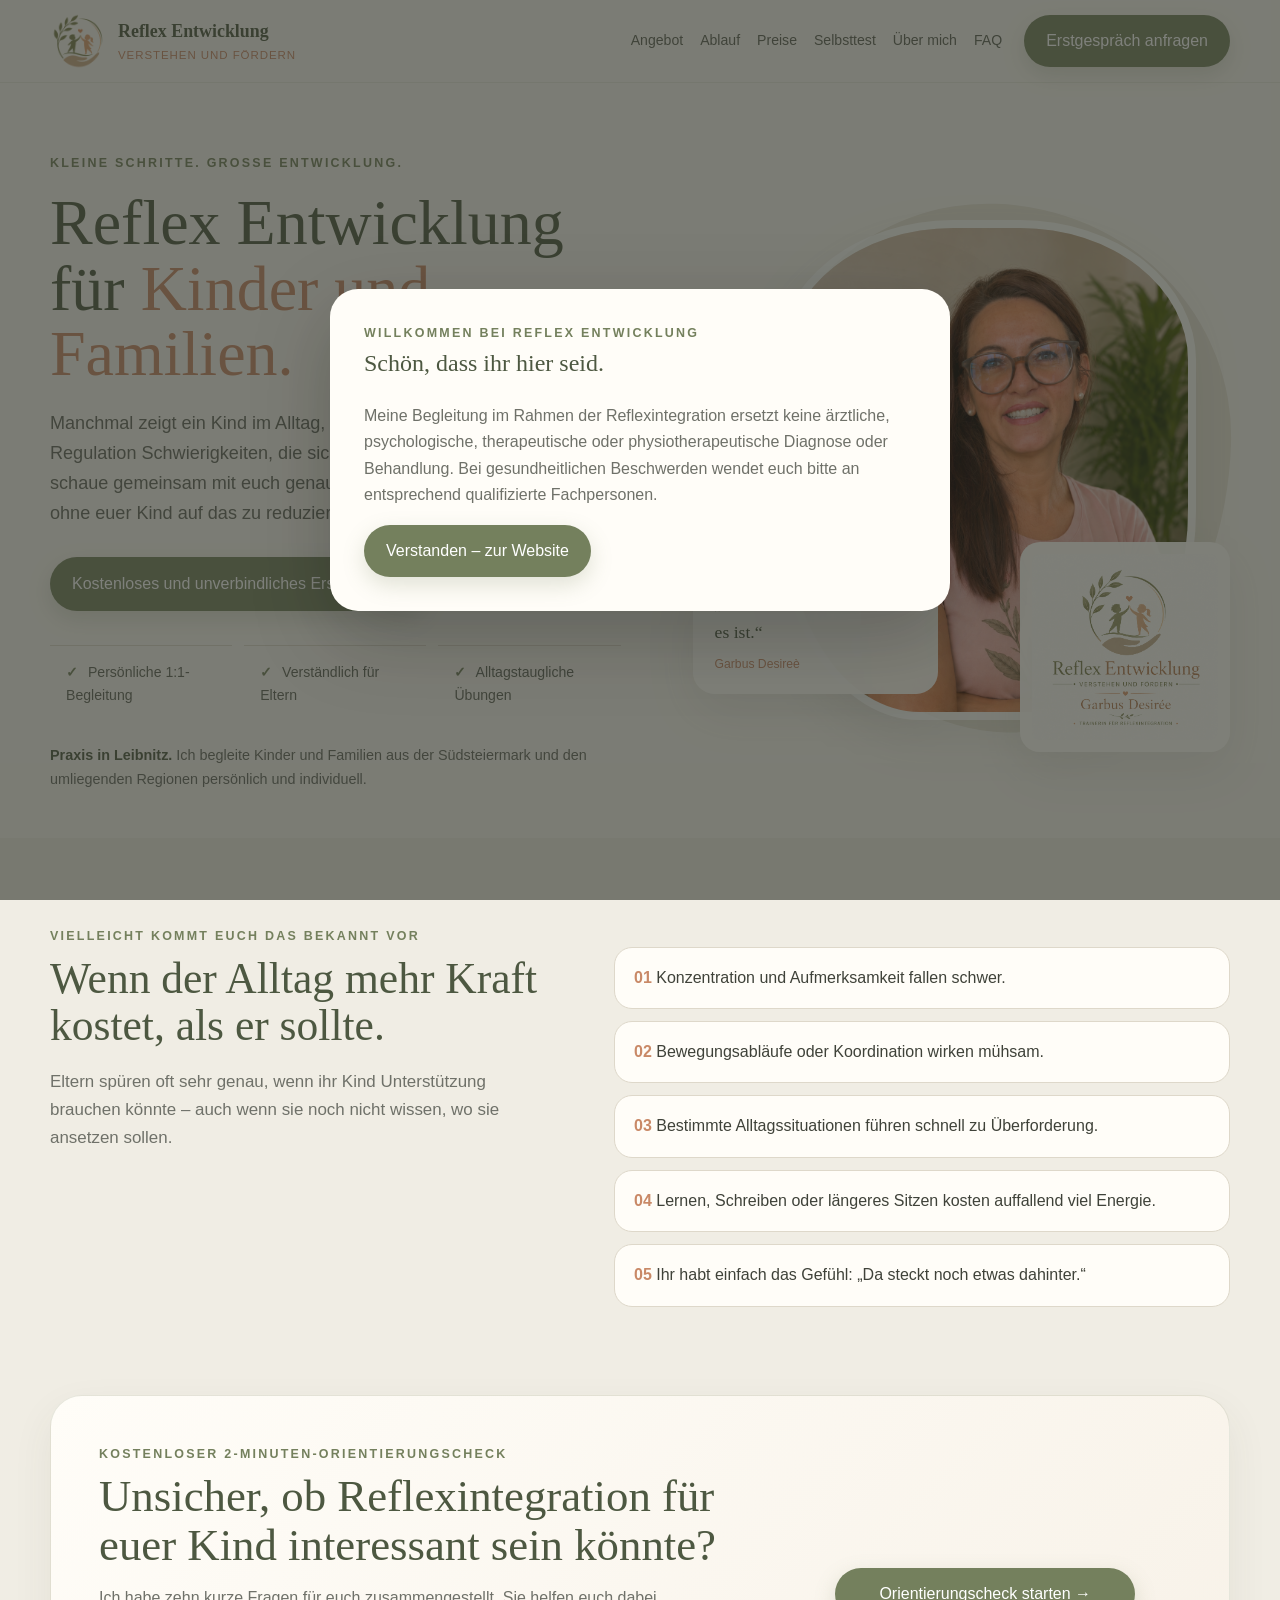
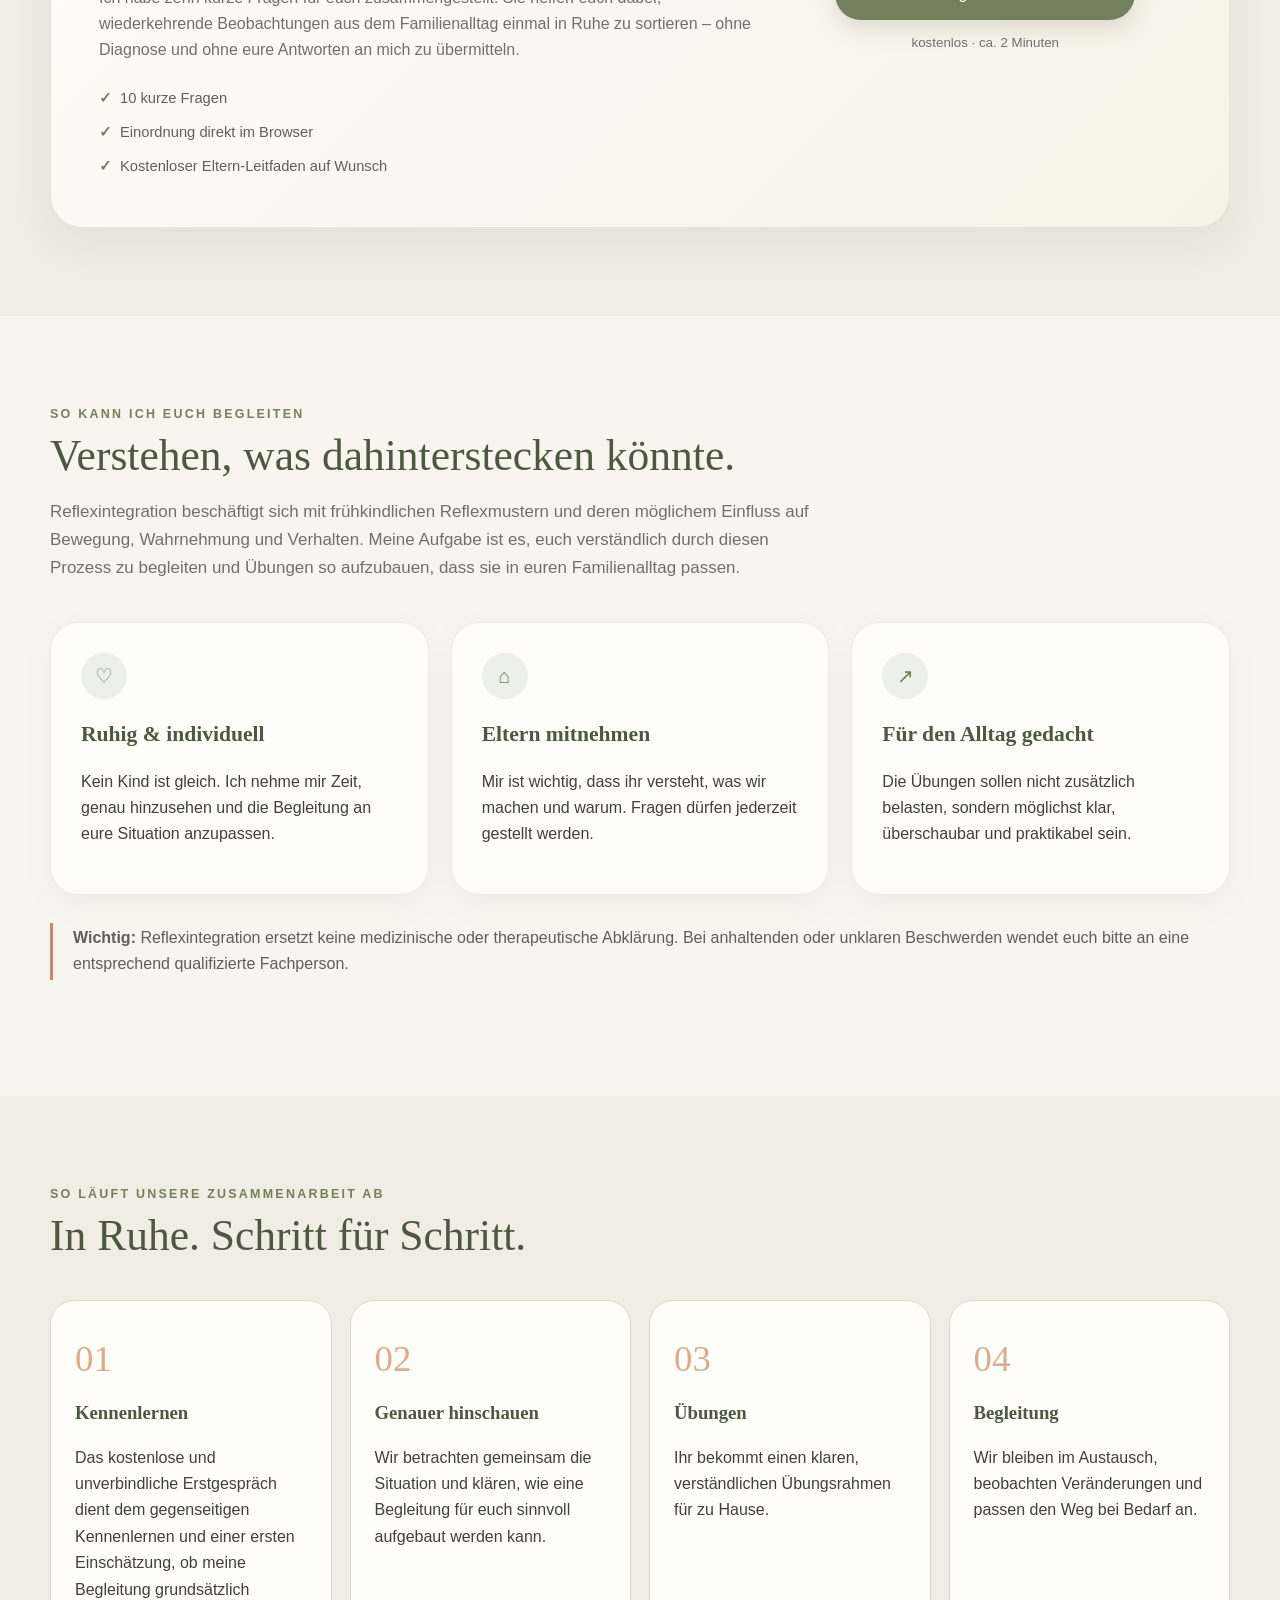
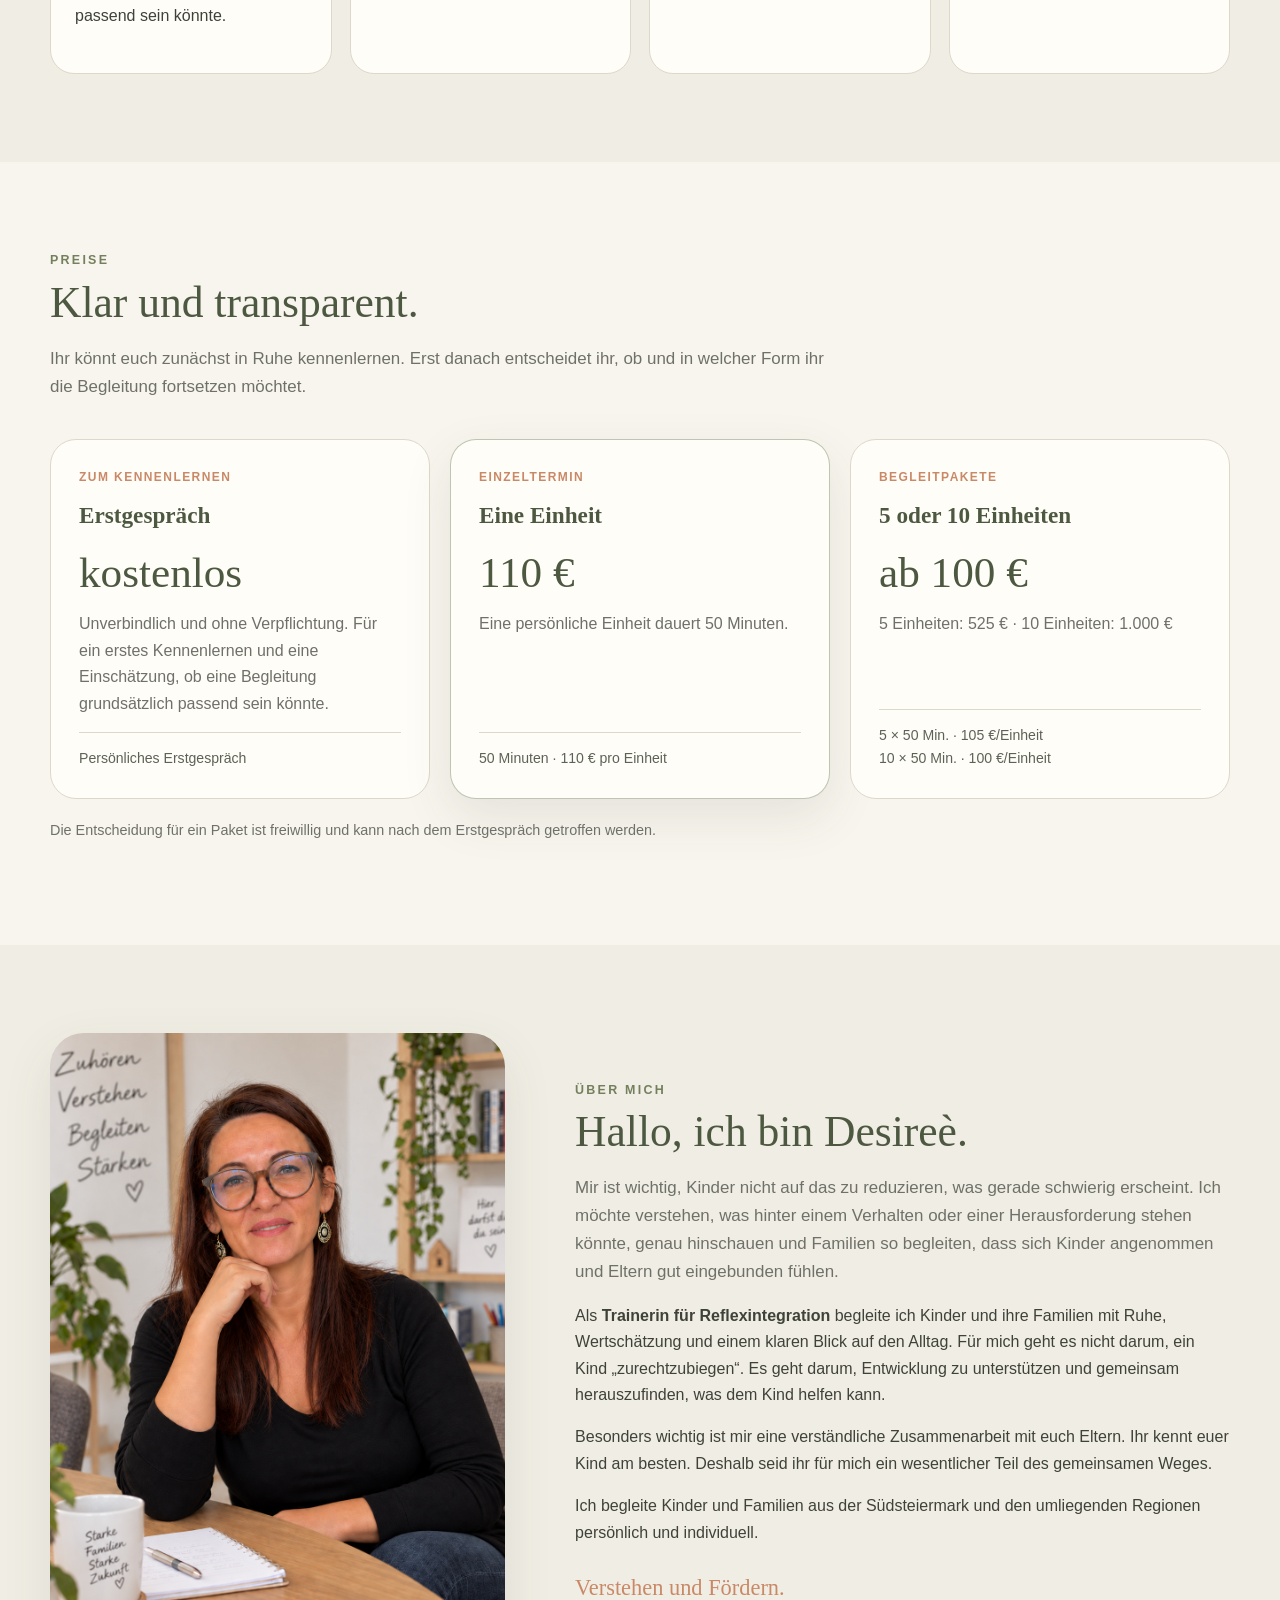
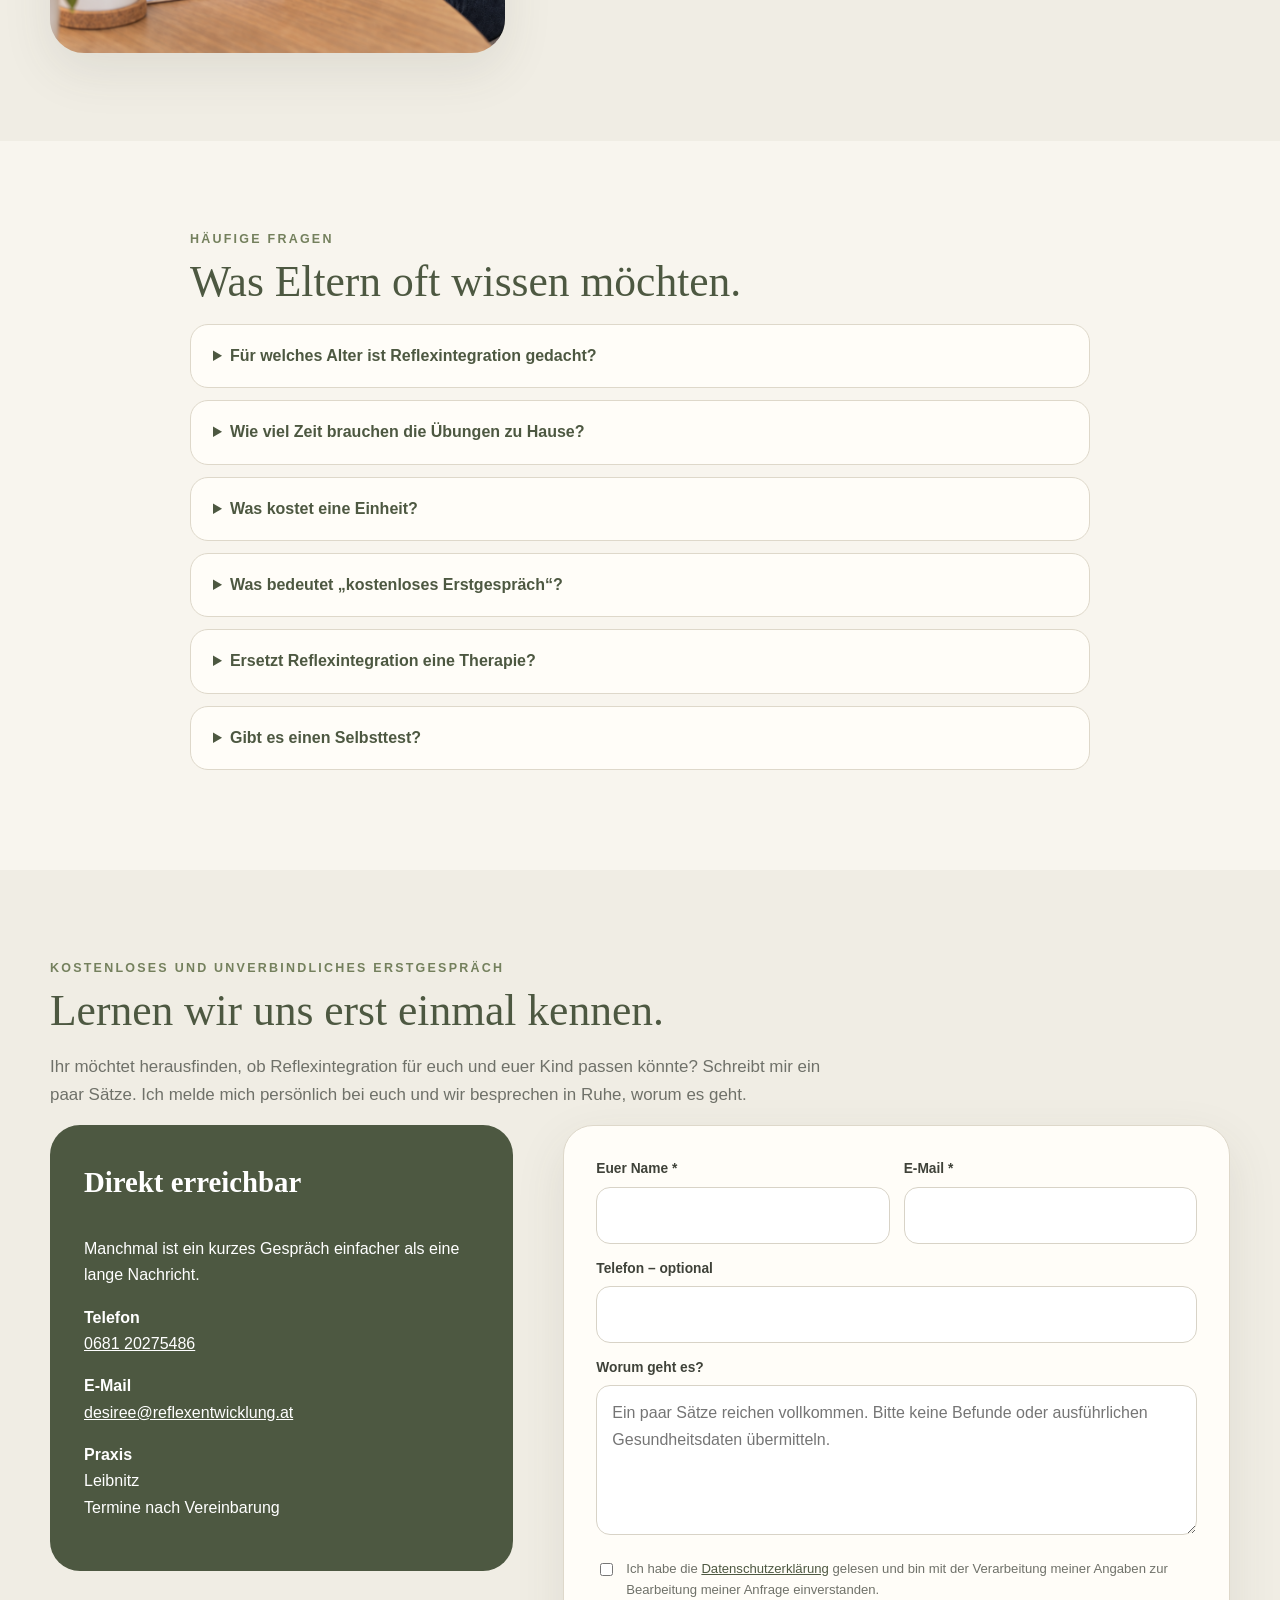
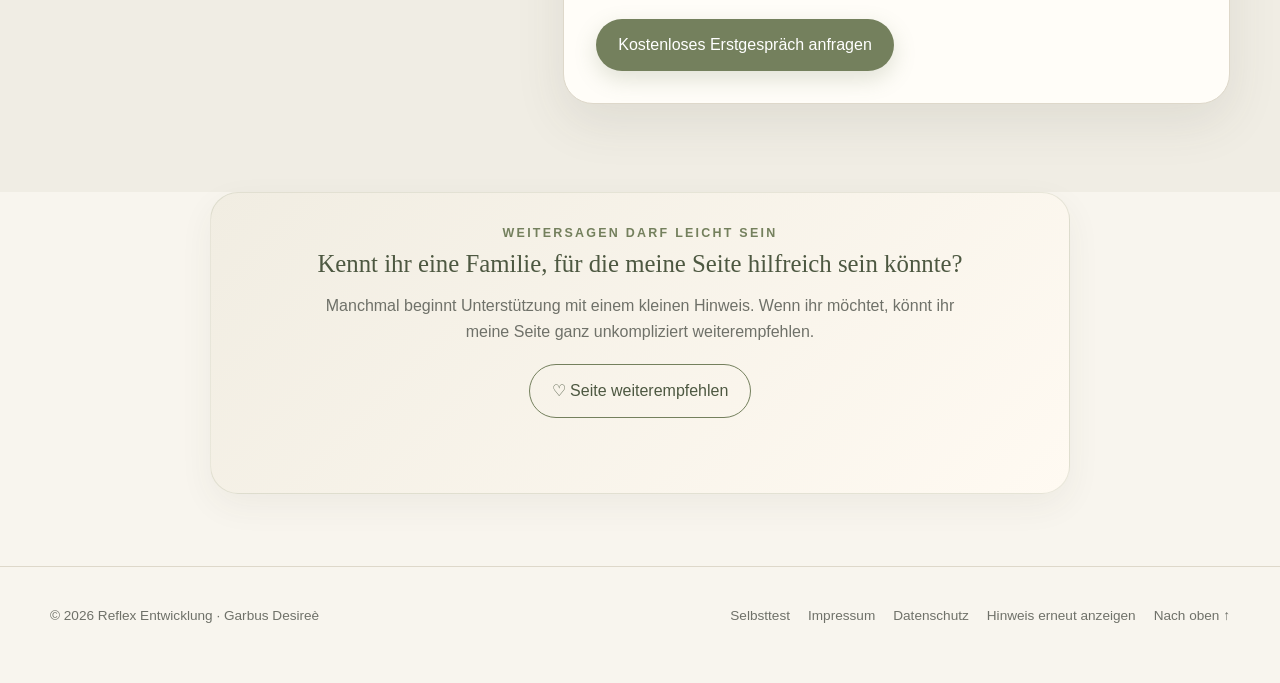
<file: index.html>
<!doctype html>
<html lang="de-AT">
<head>
<meta charset="utf-8">
<meta name="viewport" content="width=device-width,initial-scale=1">
<title>Reflexintegration in Leibnitz | Reflex Entwicklung</title>
<meta name="description" content="Reflexintegration für Kinder und Familien in Leibnitz und der Südsteiermark. Desireè Garbus begleitet persönlich und individuell. Kostenloses Erstgespräch.">
<meta name="robots" content="index,follow,max-image-preview:large,max-snippet:-1,max-video-preview:-1">
<meta name="author" content="Desireè Garbus">
<meta name="theme-color" content="#f8f5ee">
<link rel="canonical" href="https://reflexentwicklung.at/">
<link rel="alternate" hreflang="de-AT" href="https://reflexentwicklung.at/">
<link rel="icon" href="favicon.ico">
<link rel="preload" as="image" href="Foto_Desiree.png" fetchpriority="high">

<meta property="og:type" content="website">
<meta property="og:locale" content="de_AT">
<meta property="og:site_name" content="Reflex Entwicklung">
<meta property="og:title" content="Reflexintegration in Leibnitz | Reflex Entwicklung">
<meta property="og:description" content="Persönliche Reflexintegration für Kinder und Familien in Leibnitz und der Südsteiermark. Kostenloses und unverbindliches Erstgespräch.">
<meta property="og:url" content="https://reflexentwicklung.at/">
<meta property="og:image" content="https://reflexentwicklung.at/reflex_entwicklung_hauptlogo.png">
<meta property="og:image:alt" content="Reflex Entwicklung – Verstehen und Fördern">
<meta name="twitter:card" content="summary_large_image">
<meta name="twitter:title" content="Reflexintegration in Leibnitz | Reflex Entwicklung">
<meta name="twitter:description" content="Persönliche Begleitung für Kinder und Familien in Leibnitz und der Südsteiermark.">
<meta name="twitter:image" content="https://reflexentwicklung.at/reflex_entwicklung_hauptlogo.png">

<script type="application/ld+json">
{
  "@context":"https://schema.org",
  "@graph":[
    {
      "@type":"Organization",
      "@id":"https://reflexentwicklung.at/#organization",
      "name":"Reflex Entwicklung",
      "url":"https://reflexentwicklung.at/",
      "logo":"https://reflexentwicklung.at/reflex_entwicklung_hauptlogo.png",
      "email":"mailto:desiree@reflexentwicklung.at",
      "telephone":"+4368120275486",
      "description":"Persönliche Begleitung und Training im Bereich Reflexintegration für Kinder und Familien.",
      "areaServed":[
        {"@type":"AdministrativeArea","name":"Leibnitz"},
        {"@type":"AdministrativeArea","name":"Südsteiermark"}
      ],
      "contactPoint":{
        "@type":"ContactPoint",
        "telephone":"+4368120275486",
        "email":"desiree@reflexentwicklung.at",
        "contactType":"customer service",
        "availableLanguage":"de"
      }
    },
    {
      "@type":"Person",
      "@id":"https://reflexentwicklung.at/#desiree",
      "name":"Desireè Garbus",
      "jobTitle":"Trainerin für Reflexintegration",
      "worksFor":{"@id":"https://reflexentwicklung.at/#organization"},
      "url":"https://reflexentwicklung.at/#ueber-mich"
    },
    {
      "@type":"Service",
      "@id":"https://reflexentwicklung.at/#reflexintegration",
      "name":"Reflexintegration",
      "serviceType":"Reflexintegration und entwicklungsorientierte Begleitung",
      "provider":{"@id":"https://reflexentwicklung.at/#organization"},
      "areaServed":["Leibnitz","Südsteiermark"],
      "audience":{"@type":"Audience","audienceType":"Kinder und Familien"},
      "url":"https://reflexentwicklung.at/#angebot"
    },
    {
      "@type":"WebSite",
      "@id":"https://reflexentwicklung.at/#website",
      "url":"https://reflexentwicklung.at/",
      "name":"Reflex Entwicklung",
      "inLanguage":"de-AT",
      "publisher":{"@id":"https://reflexentwicklung.at/#organization"}
    }
  ]
}
</script>

<style>
:root{--cream:#f8f5ee;--paper:#fffdf8;--sage:#74805d;--sage2:#9ba58a;--deep:#4d5841;--terra:#c98967;--terra2:#d8a083;--ink:#3f4239;--muted:#6f7169;--line:#ded8ca;--shadow:0 18px 50px rgba(70,70,55,.10);--radius:28px}
*{box-sizing:border-box}html{scroll-behavior:smooth}body{margin:0;background:var(--cream);color:var(--ink);font-family:Arial,Helvetica,sans-serif;line-height:1.65;-webkit-font-smoothing:antialiased}img{max-width:100%;display:block}a{color:inherit}.wrap{width:min(1180px,calc(100% - 40px));margin:auto}.eyebrow{font-size:.78rem;letter-spacing:.18em;text-transform:uppercase;color:var(--sage);font-weight:700}.muted{color:var(--muted)}
header{position:sticky;top:0;z-index:50;background:rgba(248,245,238,.93);backdrop-filter:blur(14px);border-bottom:1px solid rgba(116,128,93,.12)}.nav{height:82px;display:flex;align-items:center;gap:22px}.brand{display:flex;align-items:center;gap:12px;text-decoration:none;margin-right:auto}.brand-mark{width:56px;height:56px;object-fit:contain;cursor:zoom-in}.brand strong{font-family:Georgia,serif;font-size:1.12rem;color:var(--deep)}.brand small{display:block;color:var(--terra);font-size:.72rem;letter-spacing:.08em;text-transform:uppercase}.navlinks{display:flex;gap:17px;align-items:center}.navlinks a{text-decoration:none;font-size:.88rem;color:#5c6054;white-space:nowrap}.navlinks a:hover{color:var(--deep)}.menu-toggle{display:none;width:46px;height:46px;border:1px solid var(--line);border-radius:50%;background:#fff;align-items:center;justify-content:center;cursor:pointer;color:var(--deep);font-size:1.35rem;line-height:1}.mobile-menu{display:none;position:absolute;top:100%;left:0;right:0;background:rgba(248,245,238,.98);backdrop-filter:blur(14px);border-bottom:1px solid var(--line);box-shadow:0 16px 30px rgba(70,75,62,.10);padding:12px 20px 20px}.mobile-menu.open{display:block}.mobile-menu a{display:block;padding:13px 8px;text-decoration:none;color:#555b4f;border-bottom:1px solid rgba(116,128,93,.10)}.mobile-menu .mobile-contact{margin-top:14px;border-bottom:0;background:var(--sage);color:#fff;border-radius:999px;text-align:center;font-weight:700;padding:13px 18px}
.btn{display:inline-flex;align-items:center;justify-content:center;gap:8px;border:0;border-radius:999px;padding:13px 22px;font-weight:700;text-decoration:none;cursor:pointer;font:inherit;transition:.18s ease}.btn:hover{transform:translateY(-1px)}.btn-primary{background:var(--sage);color:#fff;box-shadow:0 8px 22px rgba(116,128,93,.22)}.btn-soft{background:#fff;border:1px solid var(--line);color:var(--deep)}
.hero{padding:70px 0 46px;overflow:hidden}.hero-grid{display:grid;grid-template-columns:1.03fr .97fr;gap:72px;align-items:center}.hero h1{font-family:Georgia,serif;font-weight:400;font-size:clamp(3rem,5vw,5.3rem);line-height:1.03;margin:16px 0 22px;color:var(--deep)}.hero h1 em{font-style:normal;color:var(--terra)}.lead{font-size:1.13rem;max-width:650px;color:#62655c}.actions{display:flex;gap:12px;flex-wrap:wrap;margin:28px 0}.ticks{display:grid;grid-template-columns:repeat(3,1fr);gap:12px;margin-top:34px}.tick{padding:15px 16px;border-top:1px solid var(--line);font-size:.88rem;color:#5f6358}.tick b{color:var(--sage);margin-right:6px}.local-note{margin:22px 0 0;color:#64675e;font-size:.9rem}.local-note strong{color:var(--deep)}
.visual{position:relative;min-height:560px}.blob{position:absolute;inset:12px 0 20px 70px;background:#e8e3d5;border-radius:48% 52% 46% 54%/42% 44% 56% 58%;transform:rotate(2deg)}.portrait{position:absolute;right:34px;top:28px;width:min(420px,78%);height:500px;object-fit:cover;object-position:center 34%;border-radius:42% 42% 34% 34%/28% 28% 42% 42%;box-shadow:var(--shadow);border:8px solid rgba(255,255,255,.7)}.quote{position:absolute;left:0;bottom:58px;width:245px;background:rgba(255,253,248,.96);padding:20px 22px;border-radius:22px;box-shadow:var(--shadow);font-family:Georgia,serif;color:var(--deep);font-size:1.1rem}.quote span{display:block;font-family:Arial,sans-serif;font-size:.76rem;color:var(--terra);margin-top:7px}.mini-logo{position:absolute;right:0;bottom:0;width:210px;background:rgba(255,253,248,.96);padding:12px;border-radius:20px;box-shadow:var(--shadow);cursor:zoom-in}
.section{padding:88px 0}.section.alt{background:#f0ede4}.section h2{font-family:Georgia,serif;font-size:clamp(2.1rem,3.4vw,3.5rem);line-height:1.1;font-weight:400;color:var(--deep);margin:8px 0 18px}.intro{max-width:780px;font-size:1.06rem;color:var(--muted)}.cards{display:grid;grid-template-columns:repeat(3,1fr);gap:22px;margin-top:40px}.card{background:var(--paper);border:1px solid rgba(116,128,93,.13);border-radius:var(--radius);padding:30px;box-shadow:0 10px 30px rgba(70,70,55,.05)}.icon{width:46px;height:46px;border-radius:50%;background:#edf0e8;display:grid;place-items:center;color:var(--sage);font-size:1.25rem}.card h3{font-family:Georgia,serif;font-size:1.35rem;color:var(--deep);margin:18px 0 8px}.known{display:grid;grid-template-columns:.9fr 1.1fr;gap:60px;align-items:start}.known-list{display:grid;gap:12px}.known-item{background:var(--paper);border-radius:18px;padding:17px 19px;border:1px solid var(--line)}.known-item b{color:var(--terra)}
.test-cta{padding:0 0 88px;background:#f0ede4}.test-cta-card{display:grid;grid-template-columns:1.25fr .75fr;gap:38px;align-items:center;background:linear-gradient(135deg,#fffdf8,#f7f1e7);border:1px solid rgba(116,128,93,.18);border-radius:32px;padding:clamp(28px,5vw,48px);box-shadow:0 16px 42px rgba(70,70,55,.07)}.test-cta h2{font-family:Georgia,serif;font-size:clamp(2rem,3.5vw,3.2rem);line-height:1.1;font-weight:400;color:var(--deep);margin:8px 0 14px}.test-cta p{color:var(--muted);margin:0}.test-points{display:grid;gap:10px;margin:22px 0 0;font-size:.92rem;color:#5d6256}.test-points span:before{content:'✓';color:var(--sage);font-weight:700;margin-right:8px}.test-action{text-align:center}.test-action .btn{width:100%;max-width:300px}.test-action small{display:block;margin-top:12px;color:var(--muted)}
.process{display:grid;grid-template-columns:repeat(4,1fr);gap:18px;margin-top:40px}.step{position:relative;padding:28px 24px;border-radius:24px;background:var(--paper);border:1px solid var(--line)}.step .num{font-family:Georgia,serif;font-size:2.3rem;color:var(--terra);opacity:.7}.step h3{margin:8px 0;font-family:Georgia,serif;color:var(--deep)}
.prices{display:grid;grid-template-columns:repeat(3,1fr);gap:20px;margin-top:38px}.price-card{background:var(--paper);border:1px solid var(--line);border-radius:26px;padding:28px;display:flex;flex-direction:column}.price-card.featured{border-color:rgba(116,128,93,.45);box-shadow:var(--shadow)}.price-kicker{font-size:.75rem;text-transform:uppercase;letter-spacing:.12em;color:var(--terra);font-weight:700}.price-card h3{font-family:Georgia,serif;font-size:1.45rem;color:var(--deep);margin:8px 0 0}.price{font-family:Georgia,serif;color:var(--deep);font-size:2.7rem;line-height:1.1;margin:15px 0}.price-card p{color:var(--muted);margin:0 0 15px}.price-meta{margin-top:auto;padding-top:14px;border-top:1px solid var(--line);font-size:.88rem;color:#5d6256}.price-note{margin-top:20px;color:var(--muted);font-size:.9rem}
.about{display:grid;grid-template-columns:.82fr 1.18fr;gap:70px;align-items:center}.about-photo{border-radius:34px;overflow:hidden;box-shadow:var(--shadow);background:#e9e4d8}.about-photo img{width:100%;height:620px;object-fit:cover;object-position:center 30%}.signature{font-family:Georgia,serif;color:var(--terra);font-size:1.4rem;margin-top:24px}.soft-note{border-left:3px solid var(--terra);padding:2px 0 2px 20px;margin:28px 0;color:#5d6056}
.faq{max-width:900px}.faq details{background:var(--paper);border:1px solid var(--line);border-radius:18px;padding:18px 22px;margin:12px 0}.faq summary{cursor:pointer;font-weight:700;color:var(--deep)}.faq details p{color:var(--muted)}
.contact-grid{display:grid;grid-template-columns:.82fr 1.18fr;gap:50px;align-items:start}.contact-box{background:var(--deep);color:#fff;border-radius:30px;padding:34px}.contact-box h3{font-family:Georgia,serif;font-size:1.8rem;margin-top:0}.contact-box a{color:#fff}.form{background:var(--paper);border:1px solid var(--line);border-radius:30px;padding:32px;box-shadow:var(--shadow)}.row{display:grid;grid-template-columns:1fr 1fr;gap:14px}.field{margin-bottom:14px}.field label{display:block;font-size:.86rem;font-weight:700;margin-bottom:6px}.field input,.field textarea{width:100%;padding:14px 15px;border:1px solid #d8d3c7;border-radius:14px;background:#fff;font:inherit;color:var(--ink)}.field textarea{min-height:150px;resize:vertical}.privacy-check{display:flex;gap:10px;align-items:flex-start;font-size:.82rem;color:var(--muted);margin:12px 0 18px}.privacy-check input{margin-top:5px}.privacy-check a{color:var(--deep)}
.recommend{padding:0 0 72px}.recommend-card{max-width:860px;margin:0 auto;background:linear-gradient(135deg,#f1ede2,#fffaf2);border:1px solid rgba(116,128,93,.16);border-radius:28px;padding:30px 34px;text-align:center;box-shadow:0 12px 34px rgba(70,70,55,.06)}.recommend-card h3{font-family:Georgia,serif;font-size:1.55rem;font-weight:400;color:var(--deep);margin:0 0 8px}.recommend-card p{max-width:650px;margin:0 auto 18px;color:var(--muted)}.share-btn{background:transparent;border:1px solid var(--sage);color:var(--deep)}.share-btn:hover{background:#edf0e8}.share-status{min-height:1.3em;margin-top:10px!important;font-size:.82rem;color:var(--sage)!important}
footer{padding:38px 0 55px;border-top:1px solid var(--line);font-size:.85rem;color:var(--muted)}.footer-grid{display:flex;justify-content:space-between;gap:30px;align-items:center}.footer-links{display:flex;gap:18px;align-items:center;flex-wrap:wrap}.footer-links a,.footer-reset{text-decoration:none}.footer-reset{border:0;background:transparent;padding:0;color:inherit;font:inherit;cursor:pointer}.footer-reset:hover,.footer-links a:hover{color:var(--deep)}
.top-btn{position:fixed;right:22px;bottom:22px;z-index:45;width:48px;height:48px;border-radius:50%;border:0;background:var(--deep);color:white;font-size:1.25rem;box-shadow:0 10px 25px rgba(0,0,0,.18);cursor:pointer;opacity:0;pointer-events:none;transition:.25s}.top-btn.show{opacity:1;pointer-events:auto}
.notice{position:fixed;inset:0;z-index:100;background:rgba(48,51,43,.62);display:grid;place-items:center;padding:20px}.notice.hidden{display:none}.notice-card{max-width:620px;background:var(--paper);border-radius:28px;padding:34px;box-shadow:0 25px 80px rgba(0,0,0,.22)}.notice-card h2{font-family:Georgia,serif;color:var(--deep);font-weight:400;margin-top:0}.notice-card p{color:var(--muted)}
.logo-lightbox{position:fixed;inset:0;z-index:120;background:rgba(45,48,40,.78);display:none;place-items:center;padding:24px}.logo-lightbox.open{display:grid}.logo-lightbox-inner{position:relative;width:min(760px,94vw);background:#fffdf8;border-radius:28px;padding:clamp(18px,4vw,32px);box-shadow:0 30px 90px rgba(0,0,0,.3)}.logo-lightbox img{width:100%;height:auto;border-radius:20px}.logo-close{position:absolute;right:12px;top:12px;width:42px;height:42px;border-radius:50%;border:1px solid var(--line);background:rgba(255,253,248,.96);font-size:1.3rem;color:var(--deep);cursor:pointer}
@media(max-width:1040px){.navlinks{gap:12px}.navlinks a{font-size:.82rem}}
@media(max-width:900px){.navlinks{display:none}.nav>.btn-primary{display:none}.menu-toggle{display:inline-flex}.hero-grid,.known,.about,.contact-grid,.test-cta-card{grid-template-columns:1fr}.hero{padding-top:42px}.visual{min-height:500px}.ticks,.cards,.prices{grid-template-columns:1fr}.process{grid-template-columns:1fr 1fr}.about-photo img{height:520px}.hero-grid{gap:35px}.mini-logo{right:4px}.row{grid-template-columns:1fr}.test-action{text-align:left}.test-action .btn{width:auto}}
@media(max-width:560px){.wrap{width:min(100% - 28px,1180px)}.nav{height:72px}.brand-mark{width:48px;height:48px}.brand small{display:none}.hero h1{font-size:2.8rem}.visual{min-height:440px}.blob{left:28px}.portrait{right:10px;width:82%;height:410px}.quote{left:0;bottom:30px;width:210px;padding:16px;font-size:1rem}.mini-logo{width:150px;bottom:-16px}.process{grid-template-columns:1fr}.section{padding:68px 0}.test-cta{padding-bottom:68px}.about-photo img{height:440px}.footer-grid{display:block}.footer-links{margin-top:15px}.test-action .btn{width:100%;max-width:none}}
</style>
</head>
<body id="top">

<div class="notice" id="notice" role="dialog" aria-modal="true" aria-labelledby="noticeTitle">
  <div class="notice-card">
    <div class="eyebrow">Willkommen bei Reflex Entwicklung</div>
    <h2 id="noticeTitle">Schön, dass ihr hier seid.</h2>
    <p>Meine Begleitung im Rahmen der Reflexintegration ersetzt keine ärztliche, psychologische, therapeutische oder physiotherapeutische Diagnose oder Behandlung. Bei gesundheitlichen Beschwerden wendet euch bitte an entsprechend qualifizierte Fachpersonen.</p>
    <button class="btn btn-primary" id="accept" type="button">Verstanden – zur Website</button>
  </div>
</div>

<header>
  <div class="wrap nav">
    <a class="brand" href="#top" aria-label="Reflex Entwicklung – Startseite">
      <img class="brand-mark logo-open" src="reflex_entwicklung_kurzlogo_header.png" alt="Reflex Entwicklung Kurzlogo" width="52" height="52">
      <div><strong>Reflex Entwicklung</strong><small>Verstehen und Fördern</small></div>
    </a>
    <nav class="navlinks" aria-label="Hauptnavigation">
      <a href="#angebot">Angebot</a>
      <a href="#ablauf">Ablauf</a>
      <a href="#preise">Preise</a>
      <a href="selbsttest.html">Selbsttest</a>
      <a href="#ueber-mich">Über mich</a>
      <a href="#faq">FAQ</a>
    </nav>
    <a class="btn btn-primary" href="#kontakt">Erstgespräch anfragen</a>
    <button class="menu-toggle" id="menuToggle" type="button" aria-label="Menü öffnen" aria-expanded="false" aria-controls="mobileMenu">☰</button>
  </div>
  <nav class="mobile-menu" id="mobileMenu" aria-label="Mobile Navigation">
    <a href="#angebot">Angebot</a>
    <a href="#ablauf">Ablauf</a>
    <a href="#preise">Preise</a>
    <a href="selbsttest.html">Selbsttest</a>
    <a href="#ueber-mich">Über mich</a>
    <a href="#faq">FAQ</a>
    <a class="mobile-contact" href="#kontakt">Kostenloses Erstgespräch anfragen</a>
  </nav>
</header>

<main>
<section class="hero">
  <div class="wrap hero-grid">
    <div>
      <div class="eyebrow">Kleine Schritte. Große Entwicklung.</div>
      <h1>Reflex Entwicklung für <em>Kinder und Familien.</em></h1>
      <p class="lead">Manchmal zeigt ein Kind im Alltag, beim Lernen oder in seiner Regulation Schwierigkeiten, die sich nicht sofort erklären lassen. Ich schaue gemeinsam mit euch genauer hin – ruhig, wertschätzend und ohne euer Kind auf das zu reduzieren, was gerade schwierig ist.</p>
      <div class="actions">
        <a class="btn btn-primary" href="#kontakt">Kostenloses und unverbindliches Erstgespräch</a>
        <a class="btn btn-soft" href="#angebot">Mehr erfahren</a>
      </div>
      <div class="ticks">
        <div class="tick"><b>✓</b> Persönliche 1:1-Begleitung</div>
        <div class="tick"><b>✓</b> Verständlich für Eltern</div>
        <div class="tick"><b>✓</b> Alltagstaugliche Übungen</div>
      </div>
      <p class="local-note"><strong>Praxis in Leibnitz.</strong> Ich begleite Kinder und Familien aus der Südsteiermark und den umliegenden Regionen persönlich und individuell.</p>
    </div>
    <div class="visual">
      <div class="blob"></div>
      <img class="portrait" src="Foto_Desiree.png" alt="Desireè Garbus – Trainerin für Reflexintegration in Leibnitz" fetchpriority="high">
      <div class="quote">„Ich sehe dein Kind. So wie es ist.“<span>Garbus Desireè</span></div>
      <img class="mini-logo logo-open" src="reflex_entwicklung_hauptlogo.png" alt="Reflex Entwicklung – Verstehen und Fördern" loading="lazy">
    </div>
  </div>
</section>

<section class="section alt">
  <div class="wrap">
    <div class="eyebrow">Vielleicht kommt euch das bekannt vor</div>
    <div class="known">
      <div>
        <h2>Wenn der Alltag mehr Kraft kostet, als er sollte.</h2>
        <p class="intro">Eltern spüren oft sehr genau, wenn ihr Kind Unterstützung brauchen könnte – auch wenn sie noch nicht wissen, wo sie ansetzen sollen.</p>
      </div>
      <div class="known-list">
        <div class="known-item"><b>01</b> Konzentration und Aufmerksamkeit fallen schwer.</div>
        <div class="known-item"><b>02</b> Bewegungsabläufe oder Koordination wirken mühsam.</div>
        <div class="known-item"><b>03</b> Bestimmte Alltagssituationen führen schnell zu Überforderung.</div>
        <div class="known-item"><b>04</b> Lernen, Schreiben oder längeres Sitzen kosten auffallend viel Energie.</div>
        <div class="known-item"><b>05</b> Ihr habt einfach das Gefühl: „Da steckt noch etwas dahinter.“</div>
      </div>
    </div>
  </div>
</section>

<section class="test-cta" aria-labelledby="testCtaTitle">
  <div class="wrap">
    <div class="test-cta-card">
      <div>
        <div class="eyebrow">Kostenloser 2-Minuten-Orientierungscheck</div>
        <h2 id="testCtaTitle">Unsicher, ob Reflexintegration für euer Kind interessant sein könnte?</h2>
        <p>Ich habe zehn kurze Fragen für euch zusammengestellt. Sie helfen euch dabei, wiederkehrende Beobachtungen aus dem Familienalltag einmal in Ruhe zu sortieren – ohne Diagnose und ohne eure Antworten an mich zu übermitteln.</p>
        <div class="test-points"><span>10 kurze Fragen</span><span>Einordnung direkt im Browser</span><span>Kostenloser Eltern-Leitfaden auf Wunsch</span></div>
      </div>
      <div class="test-action">
        <a class="btn btn-primary" href="selbsttest.html">Orientierungscheck starten →</a>
        <small>kostenlos · ca. 2 Minuten</small>
      </div>
    </div>
  </div>
</section>

<section class="section" id="angebot">
  <div class="wrap">
    <div class="eyebrow">So kann ich euch begleiten</div>
    <h2>Verstehen, was dahinterstecken könnte.</h2>
    <p class="intro">Reflexintegration beschäftigt sich mit frühkindlichen Reflexmustern und deren möglichem Einfluss auf Bewegung, Wahrnehmung und Verhalten. Meine Aufgabe ist es, euch verständlich durch diesen Prozess zu begleiten und Übungen so aufzubauen, dass sie in euren Familienalltag passen.</p>
    <div class="cards">
      <article class="card"><div class="icon">♡</div><h3>Ruhig & individuell</h3><p>Kein Kind ist gleich. Ich nehme mir Zeit, genau hinzusehen und die Begleitung an eure Situation anzupassen.</p></article>
      <article class="card"><div class="icon">⌂</div><h3>Eltern mitnehmen</h3><p>Mir ist wichtig, dass ihr versteht, was wir machen und warum. Fragen dürfen jederzeit gestellt werden.</p></article>
      <article class="card"><div class="icon">↗</div><h3>Für den Alltag gedacht</h3><p>Die Übungen sollen nicht zusätzlich belasten, sondern möglichst klar, überschaubar und praktikabel sein.</p></article>
    </div>
    <div class="soft-note"><strong>Wichtig:</strong> Reflexintegration ersetzt keine medizinische oder therapeutische Abklärung. Bei anhaltenden oder unklaren Beschwerden wendet euch bitte an eine entsprechend qualifizierte Fachperson.</div>
  </div>
</section>

<section class="section alt" id="ablauf">
  <div class="wrap">
    <div class="eyebrow">So läuft unsere Zusammenarbeit ab</div>
    <h2>In Ruhe. Schritt für Schritt.</h2>
    <div class="process">
      <div class="step"><div class="num">01</div><h3>Kennenlernen</h3><p>Das kostenlose und unverbindliche Erstgespräch dient dem gegenseitigen Kennenlernen und einer ersten Einschätzung, ob meine Begleitung grundsätzlich passend sein könnte.</p></div>
      <div class="step"><div class="num">02</div><h3>Genauer hinschauen</h3><p>Wir betrachten gemeinsam die Situation und klären, wie eine Begleitung für euch sinnvoll aufgebaut werden kann.</p></div>
      <div class="step"><div class="num">03</div><h3>Übungen</h3><p>Ihr bekommt einen klaren, verständlichen Übungsrahmen für zu Hause.</p></div>
      <div class="step"><div class="num">04</div><h3>Begleitung</h3><p>Wir bleiben im Austausch, beobachten Veränderungen und passen den Weg bei Bedarf an.</p></div>
    </div>
  </div>
</section>

<section class="section" id="preise">
  <div class="wrap">
    <div class="eyebrow">Preise</div>
    <h2>Klar und transparent.</h2>
    <p class="intro">Ihr könnt euch zunächst in Ruhe kennenlernen. Erst danach entscheidet ihr, ob und in welcher Form ihr die Begleitung fortsetzen möchtet.</p>
    <div class="prices">
      <article class="price-card">
        <div class="price-kicker">Zum Kennenlernen</div>
        <h3>Erstgespräch</h3>
        <div class="price">kostenlos</div>
        <p>Unverbindlich und ohne Verpflichtung. Für ein erstes Kennenlernen und eine Einschätzung, ob eine Begleitung grundsätzlich passend sein könnte.</p>
        <div class="price-meta">Persönliches Erstgespräch</div>
      </article>
      <article class="price-card featured">
        <div class="price-kicker">Einzeltermin</div>
        <h3>Eine Einheit</h3>
        <div class="price">110 €</div>
        <p>Eine persönliche Einheit dauert 50 Minuten.</p>
        <div class="price-meta">50 Minuten · 110 € pro Einheit</div>
      </article>
      <article class="price-card">
        <div class="price-kicker">Begleitpakete</div>
        <h3>5 oder 10 Einheiten</h3>
        <div class="price">ab 100 €</div>
        <p>5 Einheiten: 525 € · 10 Einheiten: 1.000 €</p>
        <div class="price-meta">5 × 50 Min. · 105 €/Einheit<br>10 × 50 Min. · 100 €/Einheit</div>
      </article>
    </div>
    <p class="price-note">Die Entscheidung für ein Paket ist freiwillig und kann nach dem Erstgespräch getroffen werden.</p>
  </div>
</section>

<section class="section alt" id="ueber-mich">
  <div class="wrap about">
    <div class="about-photo"><img src="herzliches_porträt_im_warmen_büroambiente.png" alt="Desireè Garbus, Trainerin für Reflexintegration" loading="lazy"></div>
    <div>
      <div class="eyebrow">Über mich</div>
      <h2>Hallo, ich bin Desireè.</h2>
      <p class="intro">Mir ist wichtig, Kinder nicht auf das zu reduzieren, was gerade schwierig erscheint. Ich möchte verstehen, was hinter einem Verhalten oder einer Herausforderung stehen könnte, genau hinschauen und Familien so begleiten, dass sich Kinder angenommen und Eltern gut eingebunden fühlen.</p>
      <p>Als <strong>Trainerin für Reflexintegration</strong> begleite ich Kinder und ihre Familien mit Ruhe, Wertschätzung und einem klaren Blick auf den Alltag. Für mich geht es nicht darum, ein Kind „zurechtzubiegen“. Es geht darum, Entwicklung zu unterstützen und gemeinsam herauszufinden, was dem Kind helfen kann.</p>
      <p>Besonders wichtig ist mir eine verständliche Zusammenarbeit mit euch Eltern. Ihr kennt euer Kind am besten. Deshalb seid ihr für mich ein wesentlicher Teil des gemeinsamen Weges.</p>
      <p>Ich begleite Kinder und Familien aus der Südsteiermark und den umliegenden Regionen persönlich und individuell.</p>
      <div class="signature">Verstehen und Fördern.</div>
    </div>
  </div>
</section>

<section class="section" id="faq">
  <div class="wrap faq">
    <div class="eyebrow">Häufige Fragen</div>
    <h2>Was Eltern oft wissen möchten.</h2>
    <details><summary>Für welches Alter ist Reflexintegration gedacht?</summary><p>Ob eine Begleitung sinnvoll erscheint, hängt weniger von einer einzelnen Alterszahl als von der individuellen Situation ab. Im kostenlosen und unverbindlichen Erstgespräch können wir klären, ob mein Angebot grundsätzlich passen könnte.</p></details>
    <details><summary>Wie viel Zeit brauchen die Übungen zu Hause?</summary><p>Der Übungsrahmen soll überschaubar und in den Familienalltag integrierbar sein. Den konkreten Umfang bespreche ich individuell mit euch.</p></details>
    <details><summary>Was kostet eine Einheit?</summary><p>Eine Einheit dauert 50 Minuten und kostet 110 €. Auf Wunsch gibt es ein 5er-Paket um 525 € oder ein 10er-Paket um 1.000 €. Das Erstgespräch ist kostenlos und unverbindlich.</p></details>
    <details><summary>Was bedeutet „kostenloses Erstgespräch“?</summary><p>Das Erstgespräch dient dem gegenseitigen Kennenlernen und einer ersten Einschätzung, ob eine Begleitung grundsätzlich passend sein könnte. Es ist keine umfassende medizinische, psychologische oder therapeutische Abklärung.</p></details>
    <details><summary>Ersetzt Reflexintegration eine Therapie?</summary><p>Nein. Meine Tätigkeit ersetzt keine medizinische, psychologische, physiotherapeutische oder sonstige therapeutische Diagnose oder Behandlung.</p></details>
    <details><summary>Gibt es einen Selbsttest?</summary><p>Ja. Mein kostenloser 2-Minuten-Orientierungscheck umfasst zehn kurze Fragen. Die Antworten werden ausschließlich in eurem Browser ausgewertet und nicht an mich übertragen. <a href="selbsttest.html">Zum Orientierungscheck.</a></p></details>
  </div>
</section>

<section class="section alt" id="kontakt">
  <div class="wrap">
    <div class="eyebrow">Kostenloses und unverbindliches Erstgespräch</div>
    <h2>Lernen wir uns erst einmal kennen.</h2>
    <p class="intro">Ihr möchtet herausfinden, ob Reflexintegration für euch und euer Kind passen könnte? Schreibt mir ein paar Sätze. Ich melde mich persönlich bei euch und wir besprechen in Ruhe, worum es geht.</p>
    <div class="contact-grid">
      <aside class="contact-box">
        <h3>Direkt erreichbar</h3>
        <p>Manchmal ist ein kurzes Gespräch einfacher als eine lange Nachricht.</p>
        <p><strong>Telefon</strong><br><a href="tel:+4368120275486">0681 20275486</a></p>
        <p><strong>E-Mail</strong><br><a href="mailto:desiree@reflexentwicklung.at">desiree@reflexentwicklung.at</a></p>
        <p><strong>Praxis</strong><br>Leibnitz<br>Termine nach Vereinbarung</p>
      </aside>
      <form class="form" action="https://formsubmit.co/desiree@reflexentwicklung.at" method="POST">
        <input type="hidden" name="_next" value="https://reflexentwicklung.at/kontakt-danke.html">
        <input type="hidden" name="_subject" value="Neue Anfrage über reflexentwicklung.at">
        <input type="hidden" name="_captcha" value="false">
        <input type="hidden" name="_template" value="table">
        <input type="hidden" name="Quelle" value="Kontaktformular reflexentwicklung.at">
        <div class="row">
          <div class="field"><label for="name">Euer Name *</label><input id="name" name="Name" required autocomplete="name"></div>
          <div class="field"><label for="contactEmail">E-Mail *</label><input id="contactEmail" name="E-Mail" type="email" required autocomplete="email"></div>
        </div>
        <div class="field"><label for="phone">Telefon – optional</label><input id="phone" name="Telefon" type="tel" autocomplete="tel"></div>
        <div class="field"><label for="message">Worum geht es?</label><textarea id="message" name="Nachricht" placeholder="Ein paar Sätze reichen vollkommen. Bitte keine Befunde oder ausführlichen Gesundheitsdaten übermitteln." required></textarea></div>
        <label class="privacy-check"><input type="checkbox" required><span>Ich habe die <a href="datenschutzerklaerung.html" target="_blank" rel="noopener">Datenschutzerklärung</a> gelesen und bin mit der Verarbeitung meiner Angaben zur Bearbeitung meiner Anfrage einverstanden.</span></label>
        <button class="btn btn-primary" type="submit">Kostenloses Erstgespräch anfragen</button>
      </form>
    </div>
  </div>
</section>

<section class="recommend" aria-labelledby="recommend-title">
  <div class="wrap">
    <div class="recommend-card">
      <div class="eyebrow">Weitersagen darf leicht sein</div>
      <h3 id="recommend-title">Kennt ihr eine Familie, für die meine Seite hilfreich sein könnte?</h3>
      <p>Manchmal beginnt Unterstützung mit einem kleinen Hinweis. Wenn ihr möchtet, könnt ihr meine Seite ganz unkompliziert weiterempfehlen.</p>
      <button class="btn share-btn" id="shareBtn" type="button" aria-describedby="shareStatus">♡ Seite weiterempfehlen</button>
      <p class="share-status" id="shareStatus" role="status" aria-live="polite"></p>
    </div>
  </div>
</section>
</main>

<footer>
  <div class="wrap footer-grid">
    <div>© 2026 Reflex Entwicklung · Garbus Desireè</div>
    <div class="footer-links">
      <a href="selbsttest.html">Selbsttest</a>
      <a href="impressum.html">Impressum</a>
      <a href="datenschutzerklaerung.html">Datenschutz</a>
      <button class="footer-reset" id="resetNotice" type="button">Hinweis erneut anzeigen</button>
      <a href="#top">Nach oben ↑</a>
    </div>
  </div>
</footer>

<button class="top-btn" id="topBtn" aria-label="Zurück nach oben" title="Zurück nach oben">↑</button>

<div class="logo-lightbox" id="logoLightbox" aria-hidden="true" role="dialog" aria-modal="true" aria-label="Reflex Entwicklung Logo">
  <div class="logo-lightbox-inner">
    <button class="logo-close" id="logoClose" type="button" aria-label="Logo schließen">×</button>
    <img src="reflex_entwicklung_hauptlogo.png" alt="Reflex Entwicklung – Verstehen und Fördern">
  </div>
</div>

<script>
const NOTICE_KEY='reflexentwicklung_notice_v1';
const notice=document.getElementById('notice');
const accept=document.getElementById('accept');
const resetNotice=document.getElementById('resetNotice');
if(localStorage.getItem(NOTICE_KEY)==='1') notice.classList.add('hidden');
accept.addEventListener('click',()=>{localStorage.setItem(NOTICE_KEY,'1');notice.classList.add('hidden')});
resetNotice.addEventListener('click',()=>{localStorage.removeItem(NOTICE_KEY);notice.classList.remove('hidden');window.scrollTo({top:0,behavior:'smooth'})});

const topBtn=document.getElementById('topBtn');
window.addEventListener('scroll',()=>topBtn.classList.toggle('show',window.scrollY>500),{passive:true});
topBtn.addEventListener('click',()=>window.scrollTo({top:0,behavior:'smooth'}));

const menuToggle=document.getElementById('menuToggle');
const mobileMenu=document.getElementById('mobileMenu');
menuToggle.addEventListener('click',()=>{
  const open=mobileMenu.classList.toggle('open');
  menuToggle.setAttribute('aria-expanded',String(open));
  menuToggle.textContent=open?'×':'☰';
  menuToggle.setAttribute('aria-label',open?'Menü schließen':'Menü öffnen');
});
mobileMenu.querySelectorAll('a').forEach(a=>a.addEventListener('click',()=>{
  mobileMenu.classList.remove('open');
  menuToggle.setAttribute('aria-expanded','false');
  menuToggle.textContent='☰';
  menuToggle.setAttribute('aria-label','Menü öffnen');
}));

const shareBtn=document.getElementById('shareBtn');
const shareStatus=document.getElementById('shareStatus');
shareBtn.addEventListener('click',async()=>{
  const data={title:'Reflex Entwicklung',text:'Vielleicht ist das für euch interessant: Reflex Entwicklung – Verstehen und Fördern.',url:'https://reflexentwicklung.at/'};
  try{
    if(navigator.share){await navigator.share(data)}
    else if(navigator.clipboard){await navigator.clipboard.writeText(data.url);shareStatus.textContent='Link wurde kopiert – danke fürs Weiterempfehlen!';setTimeout(()=>shareStatus.textContent='',4500)}
    else{shareStatus.textContent='reflexentwicklung.at – diesen Link könnt ihr gerne weitergeben.'}
  }catch(err){if(err.name!=='AbortError') shareStatus.textContent='Teilen war hier leider nicht möglich. Ihr könnt reflexentwicklung.at einfach kopieren.'}
});

const lightbox=document.getElementById('logoLightbox');
const logoClose=document.getElementById('logoClose');
function openLogo(e){e.preventDefault();e.stopPropagation();lightbox.classList.add('open');lightbox.setAttribute('aria-hidden','false');logoClose.focus()}
function closeLogo(){lightbox.classList.remove('open');lightbox.setAttribute('aria-hidden','true')}
document.querySelectorAll('.logo-open').forEach(el=>el.addEventListener('click',openLogo));
logoClose.addEventListener('click',closeLogo);
lightbox.addEventListener('click',e=>{if(e.target===lightbox)closeLogo()});
document.addEventListener('keydown',e=>{if(e.key==='Escape'&&lightbox.classList.contains('open'))closeLogo()});
</script>
</body>
</html>
</file>
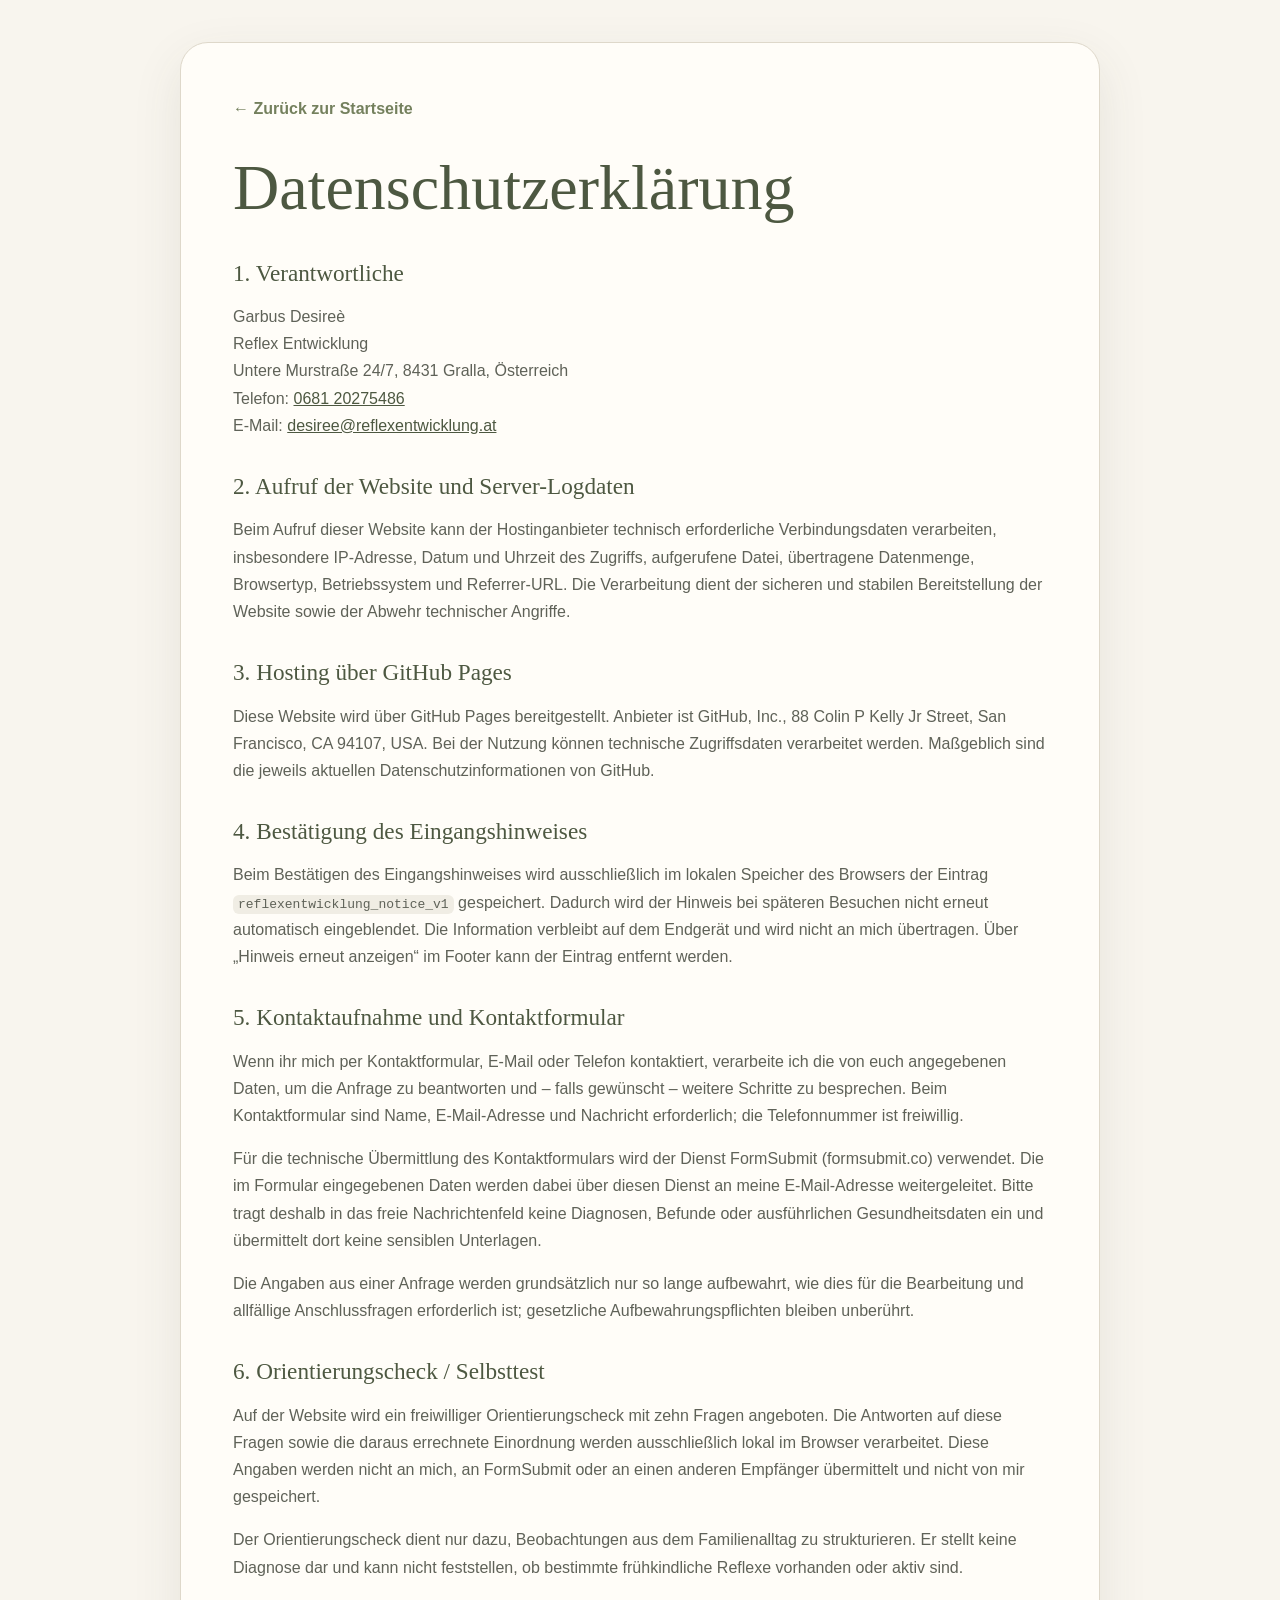
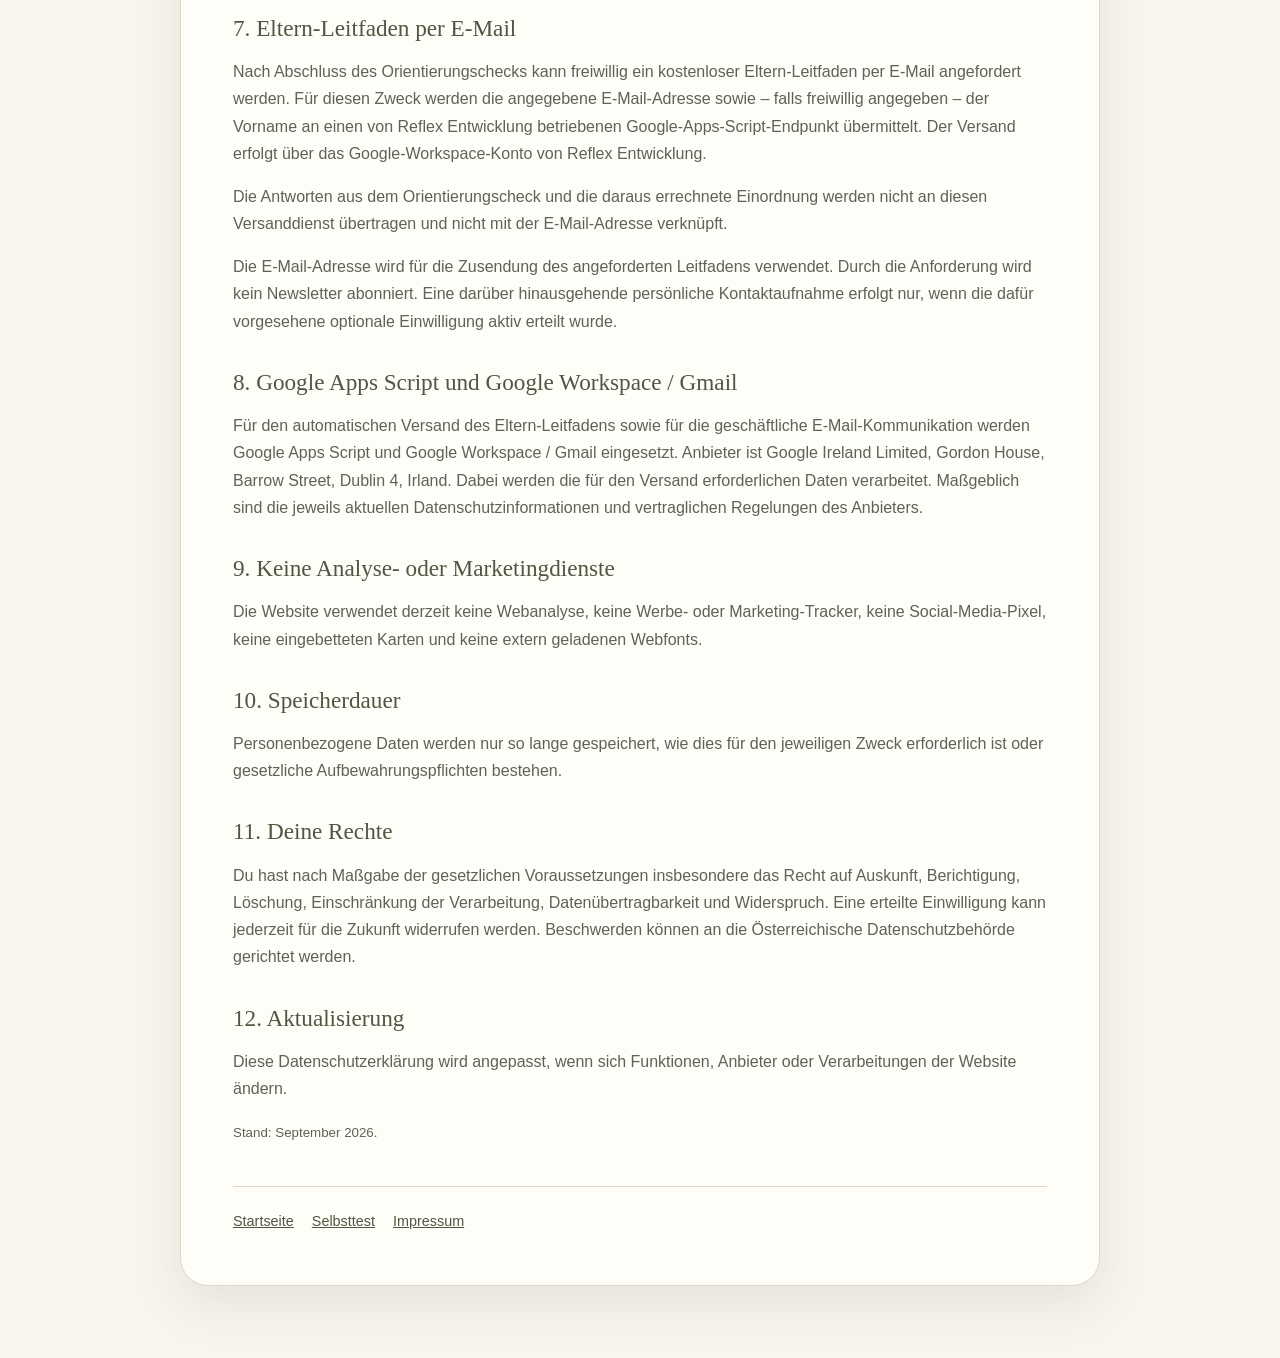
<file: datenschutzerklaerung.html>
<!doctype html>
<html lang="de-AT">
<head>
<meta charset="utf-8"><meta name="viewport" content="width=device-width,initial-scale=1">
<title>Datenschutzerklärung | Reflex Entwicklung</title>
<meta name="description" content="Datenschutzerklärung von Reflex Entwicklung, Desireè Garbus.">
<meta name="robots" content="index,follow">
<link rel="canonical" href="https://reflexentwicklung.at/datenschutzerklaerung.html">
<link rel="icon" href="favicon.ico"><link rel="stylesheet" href="assets/style.css">
</head>
<body><main class="legal"><div class="wrap"><article class="legal-box">
<a class="back" href="index.html">← Zurück zur Startseite</a>
<h1>Datenschutzerklärung</h1>

<h2>1. Verantwortliche</h2>
<p>Garbus Desireè<br>Reflex Entwicklung<br>Untere Murstraße 24/7, 8431 Gralla, Österreich<br>Telefon: <a href="tel:+4368120275486">0681 20275486</a><br>E-Mail: <a href="mailto:desiree@reflexentwicklung.at">desiree@reflexentwicklung.at</a></p>

<h2>2. Aufruf der Website und Server-Logdaten</h2>
<p>Beim Aufruf dieser Website kann der Hostinganbieter technisch erforderliche Verbindungsdaten verarbeiten, insbesondere IP-Adresse, Datum und Uhrzeit des Zugriffs, aufgerufene Datei, übertragene Datenmenge, Browsertyp, Betriebssystem und Referrer-URL. Die Verarbeitung dient der sicheren und stabilen Bereitstellung der Website sowie der Abwehr technischer Angriffe.</p>

<h2>3. Hosting über GitHub Pages</h2>
<p>Diese Website wird über GitHub Pages bereitgestellt. Anbieter ist GitHub, Inc., 88 Colin P Kelly Jr Street, San Francisco, CA 94107, USA. Bei der Nutzung können technische Zugriffsdaten verarbeitet werden. Maßgeblich sind die jeweils aktuellen Datenschutzinformationen von GitHub.</p>

<h2>4. Bestätigung des Eingangshinweises</h2>
<p>Beim Bestätigen des Eingangshinweises wird ausschließlich im lokalen Speicher des Browsers der Eintrag <code>reflexentwicklung_notice_v1</code> gespeichert. Dadurch wird der Hinweis bei späteren Besuchen nicht erneut automatisch eingeblendet. Die Information verbleibt auf dem Endgerät und wird nicht an mich übertragen. Über „Hinweis erneut anzeigen“ im Footer kann der Eintrag entfernt werden.</p>

<h2>5. Kontaktaufnahme und Kontaktformular</h2>
<p>Wenn ihr mich per Kontaktformular, E-Mail oder Telefon kontaktiert, verarbeite ich die von euch angegebenen Daten, um die Anfrage zu beantworten und – falls gewünscht – weitere Schritte zu besprechen. Beim Kontaktformular sind Name, E-Mail-Adresse und Nachricht erforderlich; die Telefonnummer ist freiwillig.</p>
<p>Für die technische Übermittlung des Kontaktformulars wird der Dienst FormSubmit (formsubmit.co) verwendet. Die im Formular eingegebenen Daten werden dabei über diesen Dienst an meine E-Mail-Adresse weitergeleitet. Bitte tragt deshalb in das freie Nachrichtenfeld keine Diagnosen, Befunde oder ausführlichen Gesundheitsdaten ein und übermittelt dort keine sensiblen Unterlagen.</p>
<p>Die Angaben aus einer Anfrage werden grundsätzlich nur so lange aufbewahrt, wie dies für die Bearbeitung und allfällige Anschlussfragen erforderlich ist; gesetzliche Aufbewahrungspflichten bleiben unberührt.</p>

<h2>6. Orientierungscheck / Selbsttest</h2>
<p>Auf der Website wird ein freiwilliger Orientierungscheck mit zehn Fragen angeboten. Die Antworten auf diese Fragen sowie die daraus errechnete Einordnung werden ausschließlich lokal im Browser verarbeitet. Diese Angaben werden nicht an mich, an FormSubmit oder an einen anderen Empfänger übermittelt und nicht von mir gespeichert.</p>
<p>Der Orientierungscheck dient nur dazu, Beobachtungen aus dem Familienalltag zu strukturieren. Er stellt keine Diagnose dar und kann nicht feststellen, ob bestimmte frühkindliche Reflexe vorhanden oder aktiv sind.</p>

<h2>7. Eltern-Leitfaden per E-Mail</h2>
<p>Nach Abschluss des Orientierungschecks kann freiwillig ein kostenloser Eltern-Leitfaden per E-Mail angefordert werden. Für diesen Zweck werden die angegebene E-Mail-Adresse sowie – falls freiwillig angegeben – der Vorname an einen von Reflex Entwicklung betriebenen Google-Apps-Script-Endpunkt übermittelt. Der Versand erfolgt über das Google-Workspace-Konto von Reflex Entwicklung.</p>
<p>Die Antworten aus dem Orientierungscheck und die daraus errechnete Einordnung werden nicht an diesen Versanddienst übertragen und nicht mit der E-Mail-Adresse verknüpft.</p>
<p>Die E-Mail-Adresse wird für die Zusendung des angeforderten Leitfadens verwendet. Durch die Anforderung wird kein Newsletter abonniert. Eine darüber hinausgehende persönliche Kontaktaufnahme erfolgt nur, wenn die dafür vorgesehene optionale Einwilligung aktiv erteilt wurde.</p>

<h2>8. Google Apps Script und Google Workspace / Gmail</h2>
<p>Für den automatischen Versand des Eltern-Leitfadens sowie für die geschäftliche E-Mail-Kommunikation werden Google Apps Script und Google Workspace / Gmail eingesetzt. Anbieter ist Google Ireland Limited, Gordon House, Barrow Street, Dublin 4, Irland. Dabei werden die für den Versand erforderlichen Daten verarbeitet. Maßgeblich sind die jeweils aktuellen Datenschutzinformationen und vertraglichen Regelungen des Anbieters.</p>

<h2>9. Keine Analyse- oder Marketingdienste</h2>
<p>Die Website verwendet derzeit keine Webanalyse, keine Werbe- oder Marketing-Tracker, keine Social-Media-Pixel, keine eingebetteten Karten und keine extern geladenen Webfonts.</p>

<h2>10. Speicherdauer</h2>
<p>Personenbezogene Daten werden nur so lange gespeichert, wie dies für den jeweiligen Zweck erforderlich ist oder gesetzliche Aufbewahrungspflichten bestehen.</p>

<h2>11. Deine Rechte</h2>
<p>Du hast nach Maßgabe der gesetzlichen Voraussetzungen insbesondere das Recht auf Auskunft, Berichtigung, Löschung, Einschränkung der Verarbeitung, Datenübertragbarkeit und Widerspruch. Eine erteilte Einwilligung kann jederzeit für die Zukunft widerrufen werden. Beschwerden können an die Österreichische Datenschutzbehörde gerichtet werden.</p>

<h2>12. Aktualisierung</h2>
<p>Diese Datenschutzerklärung wird angepasst, wenn sich Funktionen, Anbieter oder Verarbeitungen der Website ändern.</p>
<p><small>Stand: September 2026.</small></p>

<div class="footer-legal"><a href="index.html">Startseite</a><a href="selbsttest.html">Selbsttest</a><a href="impressum.html">Impressum</a></div>
</article></div></main></body></html>
</file>
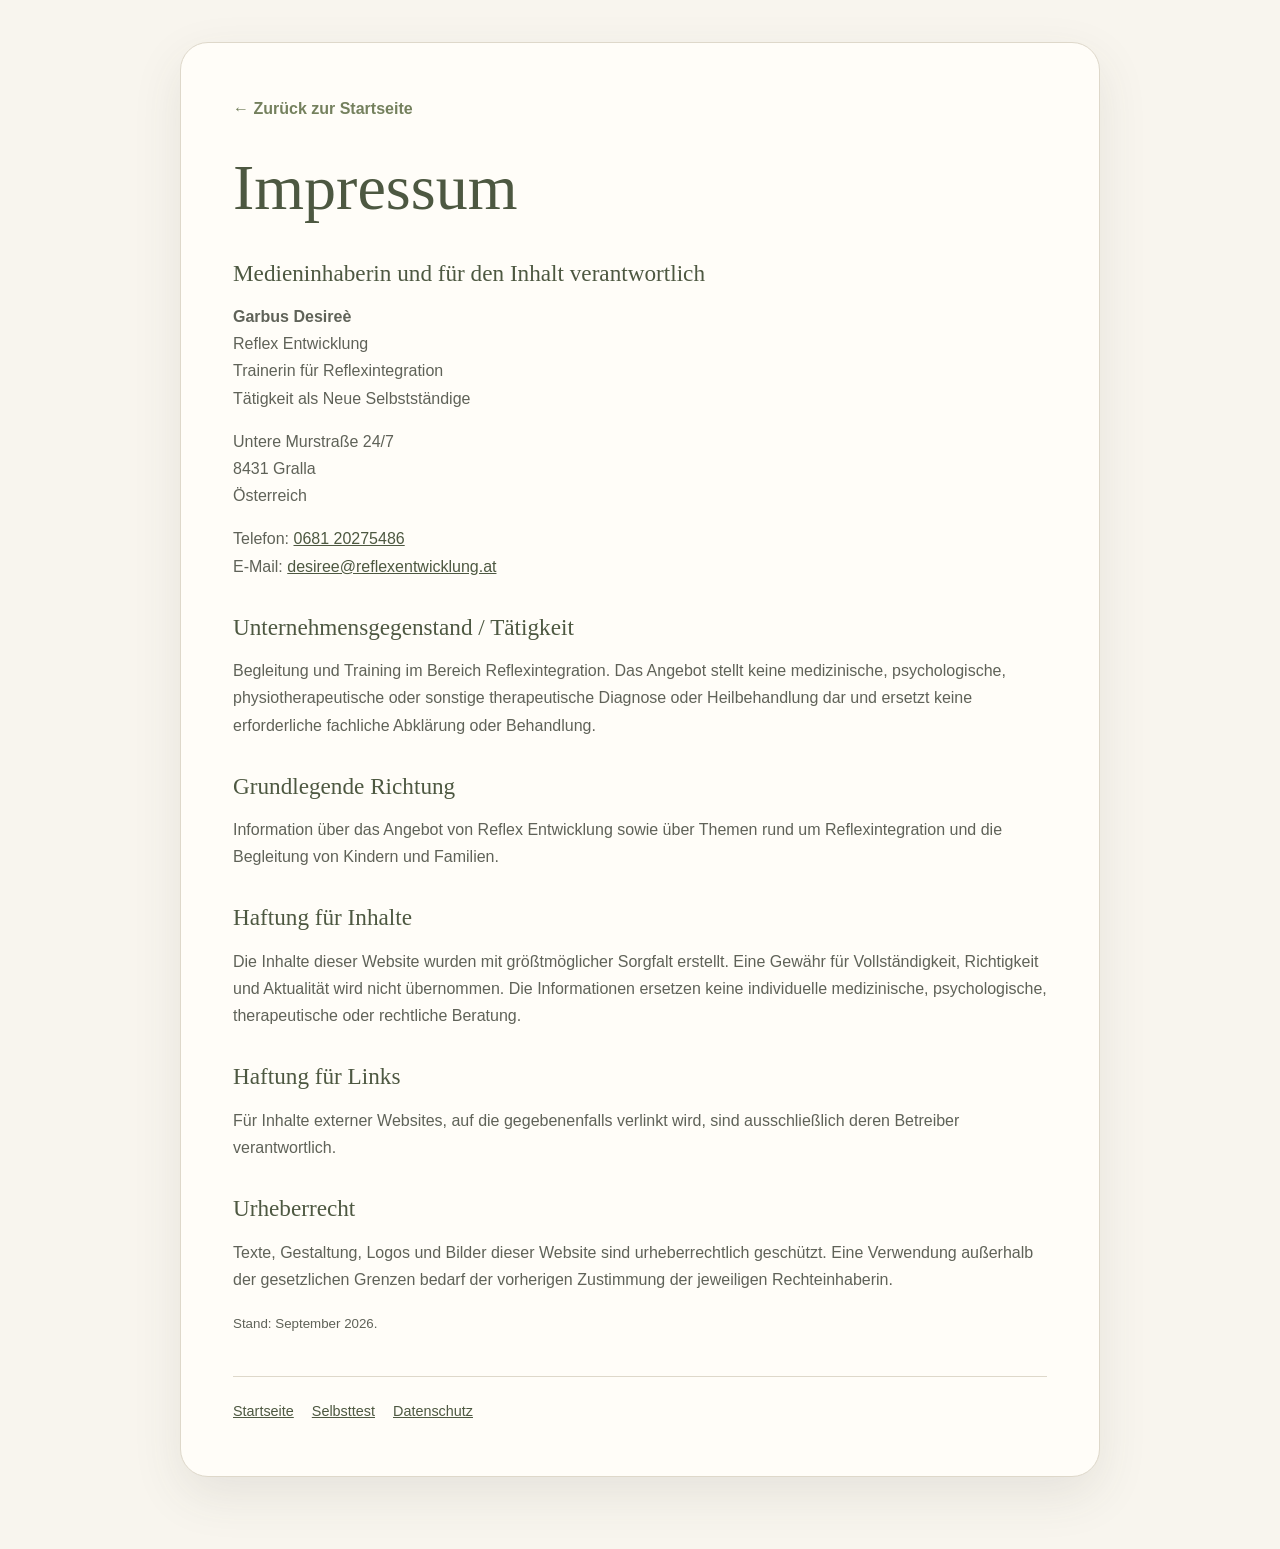
<file: impressum.html>
<!doctype html>
<html lang="de-AT">
<head>
<meta charset="utf-8"><meta name="viewport" content="width=device-width,initial-scale=1">
<title>Impressum | Reflex Entwicklung</title>
<meta name="description" content="Impressum von Reflex Entwicklung – Desireè Garbus, Trainerin für Reflexintegration.">
<meta name="robots" content="index,follow">
<link rel="canonical" href="https://reflexentwicklung.at/impressum.html">
<link rel="icon" href="favicon.ico"><link rel="stylesheet" href="assets/style.css">
</head>
<body><main class="legal"><div class="wrap"><article class="legal-box">
<a class="back" href="index.html">← Zurück zur Startseite</a>
<h1>Impressum</h1>
<h2>Medieninhaberin und für den Inhalt verantwortlich</h2>
<p><strong>Garbus Desireè</strong><br>Reflex Entwicklung<br>Trainerin für Reflexintegration<br>Tätigkeit als Neue Selbstständige</p>
<p>Untere Murstraße 24/7<br>8431 Gralla<br>Österreich</p>
<p>Telefon: <a href="tel:+4368120275486">0681 20275486</a><br>E-Mail: <a href="mailto:desiree@reflexentwicklung.at">desiree@reflexentwicklung.at</a></p>
<h2>Unternehmensgegenstand / Tätigkeit</h2>
<p>Begleitung und Training im Bereich Reflexintegration. Das Angebot stellt keine medizinische, psychologische, physiotherapeutische oder sonstige therapeutische Diagnose oder Heilbehandlung dar und ersetzt keine erforderliche fachliche Abklärung oder Behandlung.</p>
<h2>Grundlegende Richtung</h2>
<p>Information über das Angebot von Reflex Entwicklung sowie über Themen rund um Reflexintegration und die Begleitung von Kindern und Familien.</p>
<h2>Haftung für Inhalte</h2>
<p>Die Inhalte dieser Website wurden mit größtmöglicher Sorgfalt erstellt. Eine Gewähr für Vollständigkeit, Richtigkeit und Aktualität wird nicht übernommen. Die Informationen ersetzen keine individuelle medizinische, psychologische, therapeutische oder rechtliche Beratung.</p>
<h2>Haftung für Links</h2>
<p>Für Inhalte externer Websites, auf die gegebenenfalls verlinkt wird, sind ausschließlich deren Betreiber verantwortlich.</p>
<h2>Urheberrecht</h2>
<p>Texte, Gestaltung, Logos und Bilder dieser Website sind urheberrechtlich geschützt. Eine Verwendung außerhalb der gesetzlichen Grenzen bedarf der vorherigen Zustimmung der jeweiligen Rechteinhaberin.</p>
<p><small>Stand: September 2026.</small></p>
<div class="footer-legal"><a href="index.html">Startseite</a><a href="selbsttest.html">Selbsttest</a><a href="datenschutzerklaerung.html">Datenschutz</a></div>
</article></div></main></body></html>
</file>
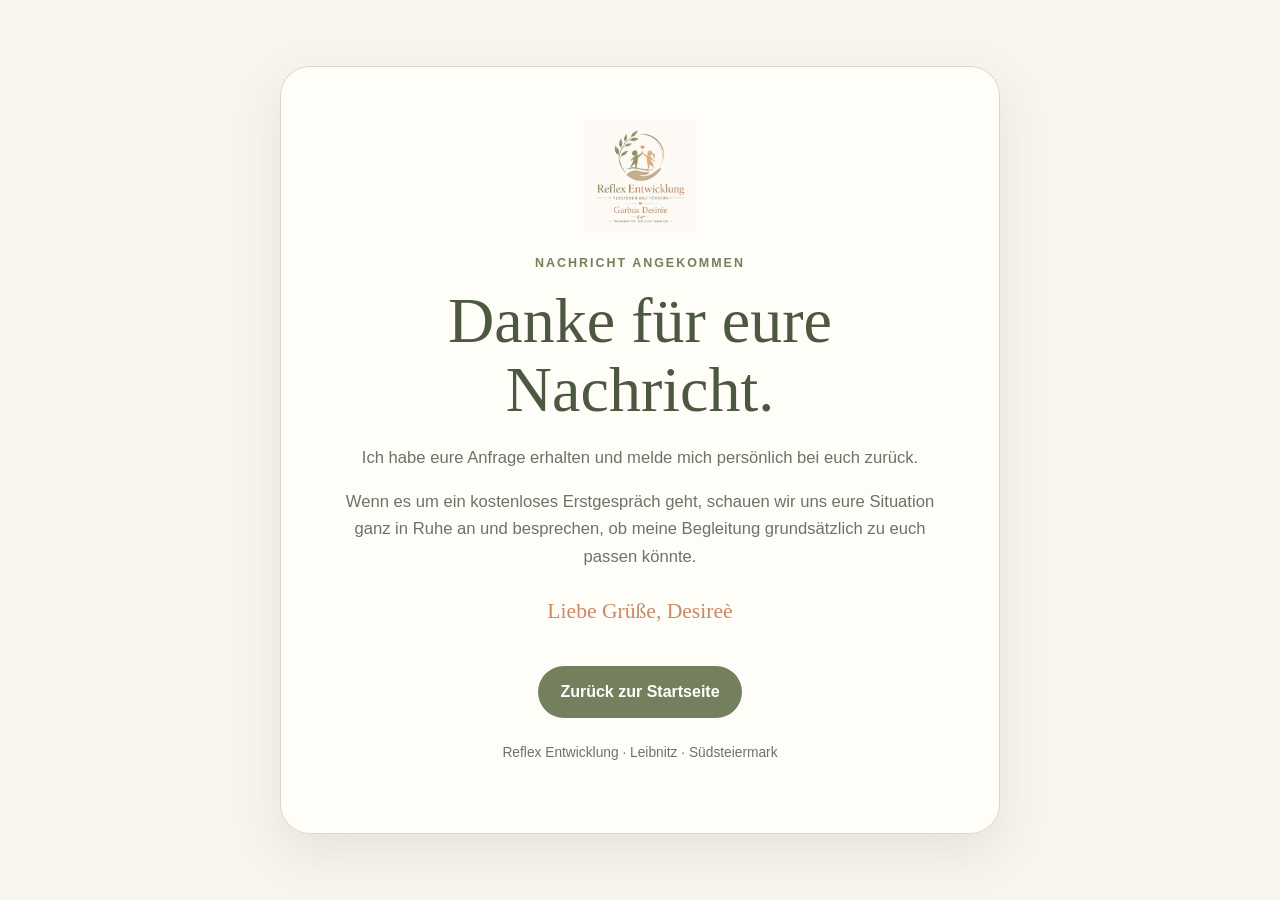
<file: kontakt-danke.html>
<!doctype html>
<html lang="de-AT">
<head>
<meta charset="utf-8">
<meta name="viewport" content="width=device-width,initial-scale=1">
<title>Danke für eure Nachricht | Reflex Entwicklung</title>
<meta name="description" content="Danke für eure Nachricht an Reflex Entwicklung. Desireè Garbus meldet sich persönlich bei euch.">
<meta name="robots" content="noindex,follow">
<link rel="icon" href="favicon.ico">
<style>
:root{--cream:#f8f5ee;--paper:#fffdf8;--sage:#74805d;--deep:#4d5841;--terra:#c98967;--ink:#3f4239;--muted:#6f7169;--line:#ded8ca;--shadow:0 18px 50px rgba(70,70,55,.10)}
*{box-sizing:border-box}
body{margin:0;background:var(--cream);color:var(--ink);font-family:Arial,Helvetica,sans-serif;line-height:1.65;min-height:100vh;display:grid;place-items:center;padding:24px}
.card{width:min(720px,100%);background:var(--paper);border:1px solid var(--line);border-radius:30px;padding:clamp(30px,6vw,54px);box-shadow:var(--shadow);text-align:center}
.logo{width:110px;margin:0 auto 22px;display:block}
.eyebrow{font-size:.78rem;letter-spacing:.16em;text-transform:uppercase;color:var(--sage);font-weight:700}
h1{font-family:Georgia,'Times New Roman',serif;font-size:clamp(2.5rem,6vw,4rem);font-weight:400;line-height:1.08;color:var(--deep);margin:12px 0 20px}
p{color:var(--muted);font-size:1.04rem}
.signature{font-family:Georgia,'Times New Roman',serif;color:var(--terra);font-size:1.35rem;margin:24px 0}
.btn{display:inline-flex;align-items:center;justify-content:center;text-decoration:none;background:var(--sage);color:#fff;border-radius:999px;padding:13px 22px;font-weight:700;margin-top:12px}
.small{font-size:.86rem;margin-top:24px}
</style>
</head>
<body>
<main class="card">
  <img class="logo" src="reflex_entwicklung_hauptlogo.png" alt="Reflex Entwicklung">
  <div class="eyebrow">Nachricht angekommen</div>
  <h1>Danke für eure Nachricht.</h1>
  <p>Ich habe eure Anfrage erhalten und melde mich persönlich bei euch zurück.</p>
  <p>Wenn es um ein kostenloses Erstgespräch geht, schauen wir uns eure Situation ganz in Ruhe an und besprechen, ob meine Begleitung grundsätzlich zu euch passen könnte.</p>
  <div class="signature">Liebe Grüße, Desireè</div>
  <a class="btn" href="https://reflexentwicklung.at/">Zurück zur Startseite</a>
  <p class="small">Reflex Entwicklung · Leibnitz · Südsteiermark</p>
</main>
</body>
</html>
</file>
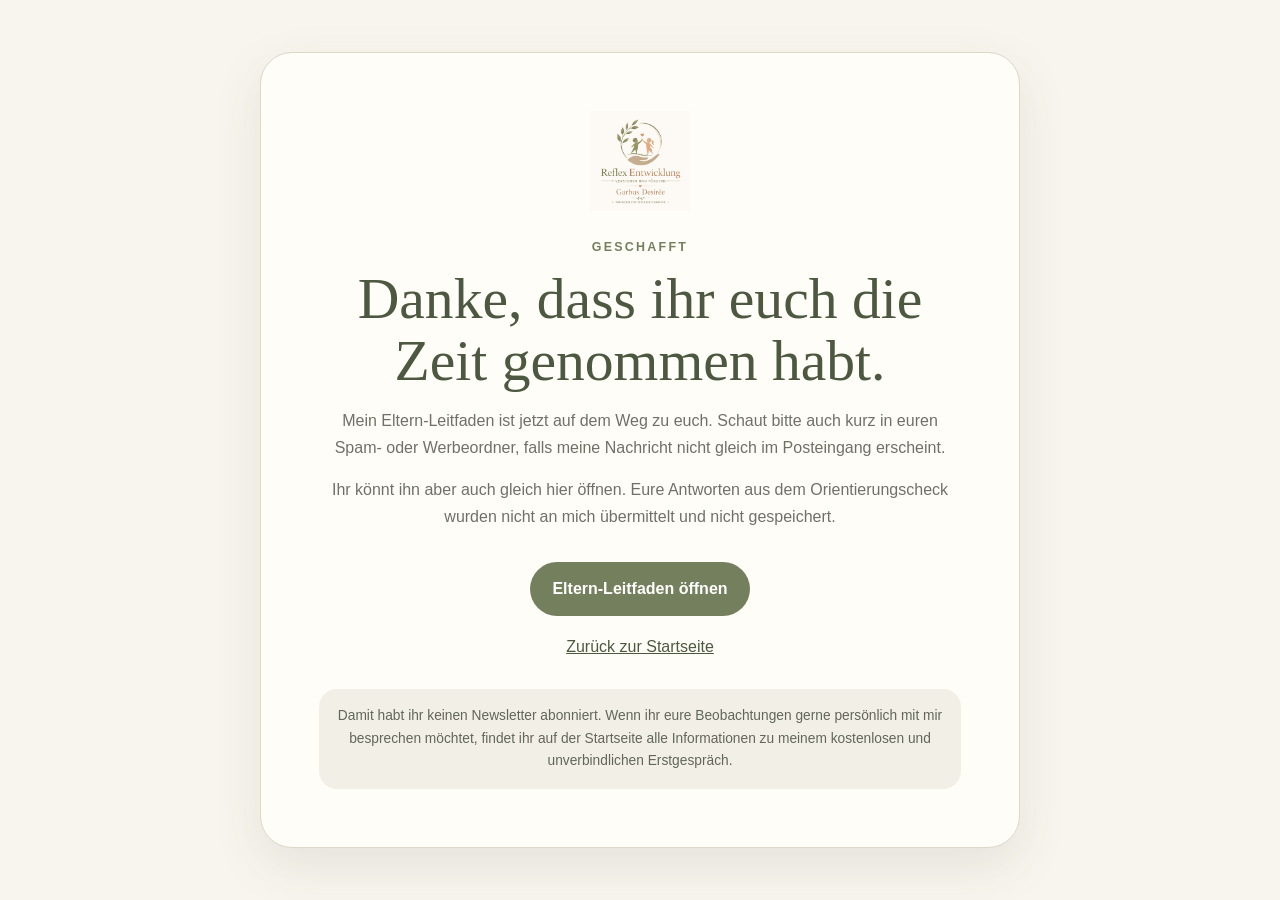
<file: selbsttest-danke.html>
<!doctype html>
<html lang="de-AT">
<head>
<meta charset="utf-8">
<meta name="viewport" content="width=device-width,initial-scale=1">
<meta name="robots" content="noindex,follow">
<title>Danke | Reflex Entwicklung</title>
<link rel="icon" href="favicon.ico">
<style>
:root{--cream:#f8f5ee;--paper:#fffdf8;--sage:#74805d;--deep:#4d5841;--terra:#c98967;--ink:#3f4239;--muted:#6f7169;--line:#ded8ca;--shadow:0 18px 50px rgba(70,70,55,.10)}*{box-sizing:border-box}body{margin:0;background:var(--cream);color:var(--ink);font-family:Arial,Helvetica,sans-serif;line-height:1.65}.wrap{width:min(760px,calc(100% - 32px));margin:auto}.shell{min-height:100vh;display:grid;place-items:center;padding:42px 0}.card{width:100%;background:var(--paper);border:1px solid var(--line);border-radius:32px;padding:clamp(30px,7vw,58px);text-align:center;box-shadow:var(--shadow)}.logo{width:100px;margin:0 auto 18px}.eyebrow{font-size:.78rem;letter-spacing:.18em;text-transform:uppercase;color:var(--sage);font-weight:700}h1{font-family:Georgia,'Times New Roman',serif;font-weight:400;color:var(--deep);font-size:clamp(2.2rem,6vw,3.6rem);line-height:1.08;margin:10px 0 16px}p{color:var(--muted)}.btn{display:inline-flex;align-items:center;justify-content:center;border-radius:999px;padding:14px 22px;background:var(--sage);color:#fff;text-decoration:none;font-weight:700;margin-top:16px}.note{margin:28px 0 0;padding:16px 18px;background:#f2efe6;border-radius:18px;font-size:.86rem;color:#62665b}
</style>
</head>
<body><main class="shell"><div class="wrap"><section class="card"><img class="logo" src="reflex_entwicklung_hauptlogo.png" alt="Reflex Entwicklung"><div class="eyebrow">Geschafft</div><h1>Danke, dass ihr euch die Zeit genommen habt.</h1><p>Mein Eltern-Leitfaden ist jetzt auf dem Weg zu euch. Schaut bitte auch kurz in euren Spam- oder Werbeordner, falls meine Nachricht nicht gleich im Posteingang erscheint.</p><p>Ihr könnt ihn aber auch gleich hier öffnen. Eure Antworten aus dem Orientierungscheck wurden nicht an mich übermittelt und nicht gespeichert.</p><a class="btn" href="https://reflexentwicklung.at/elternleitfaden-reflexentwicklung.pdf" target="_top" target="_blank" rel="noopener">Eltern-Leitfaden öffnen</a><br><a href="https://reflexentwicklung.at/" target="_top" style="display:inline-block;margin-top:18px;color:#4d5841">Zurück zur Startseite</a><div class="note">Damit habt ihr keinen Newsletter abonniert. Wenn ihr eure Beobachtungen gerne persönlich mit mir besprechen möchtet, findet ihr auf der Startseite alle Informationen zu meinem kostenlosen und unverbindlichen Erstgespräch.</div></section></div></main></body>
</html>
</file>
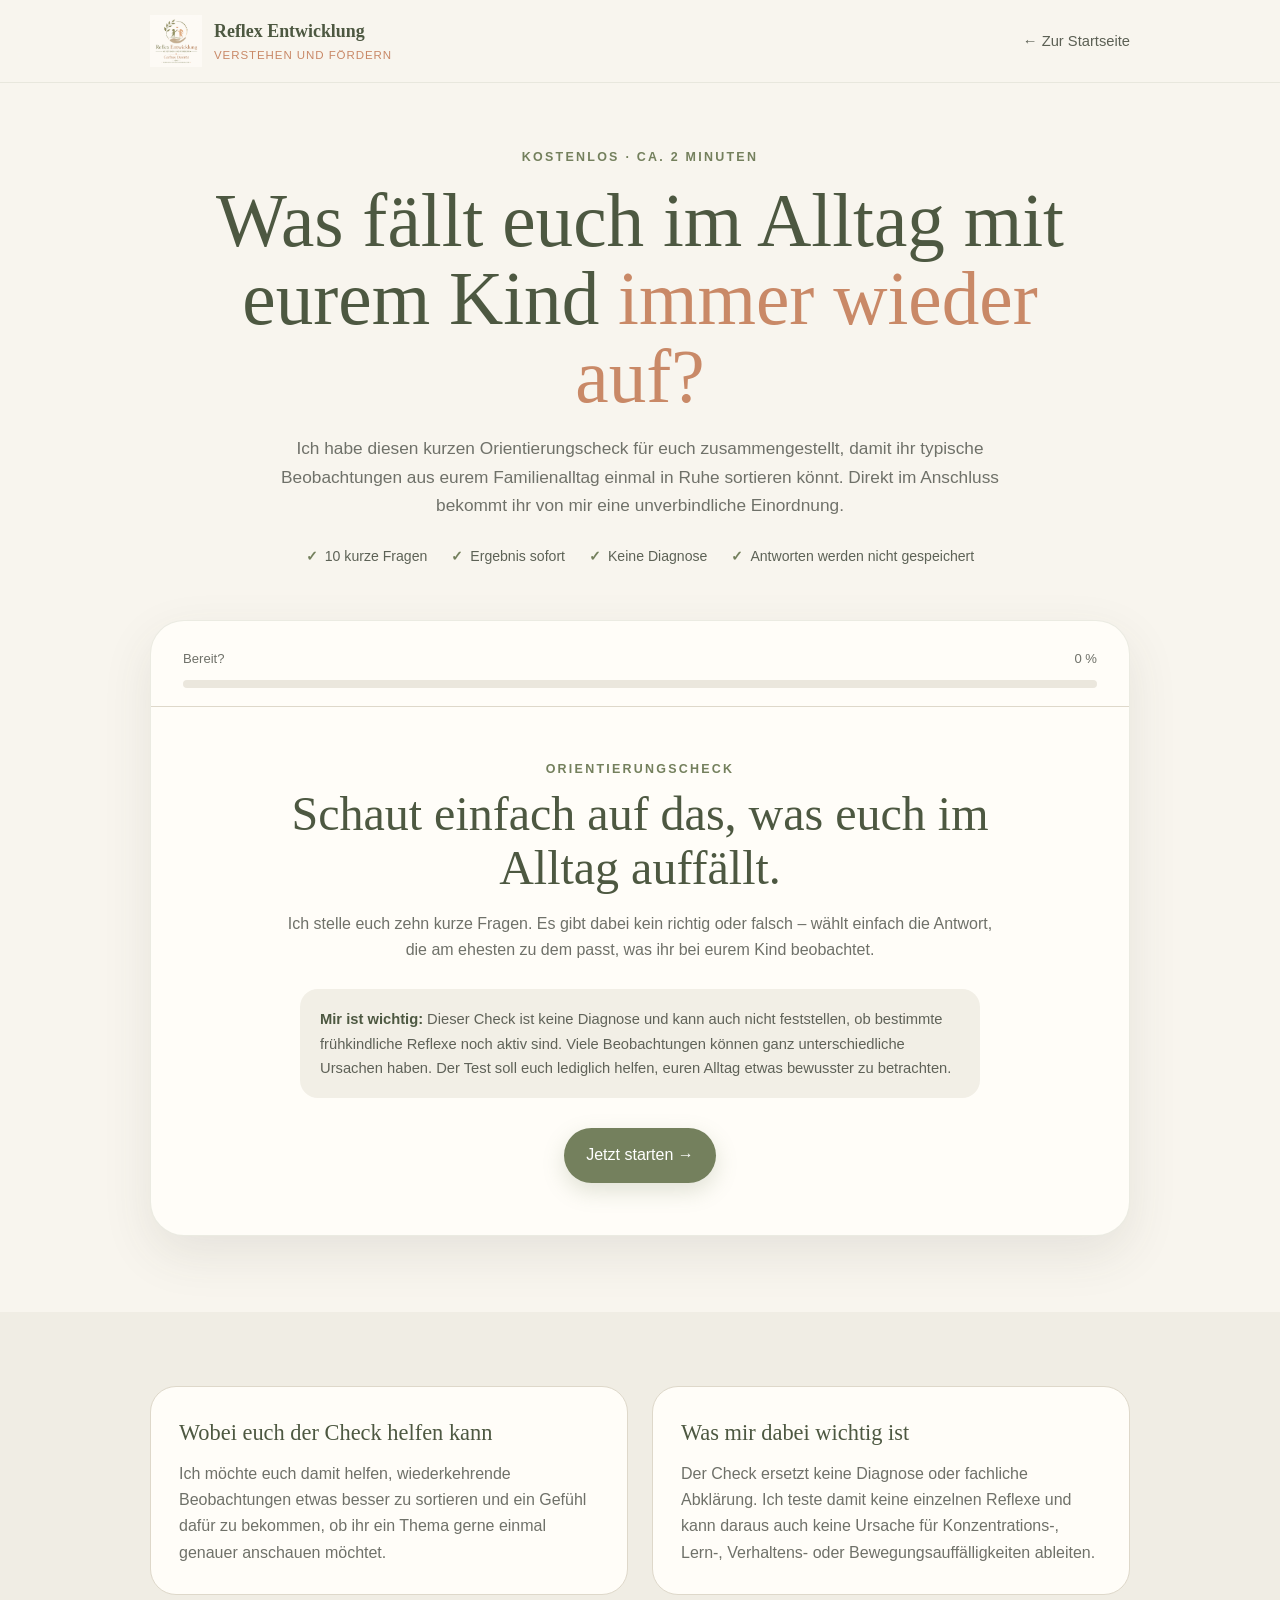
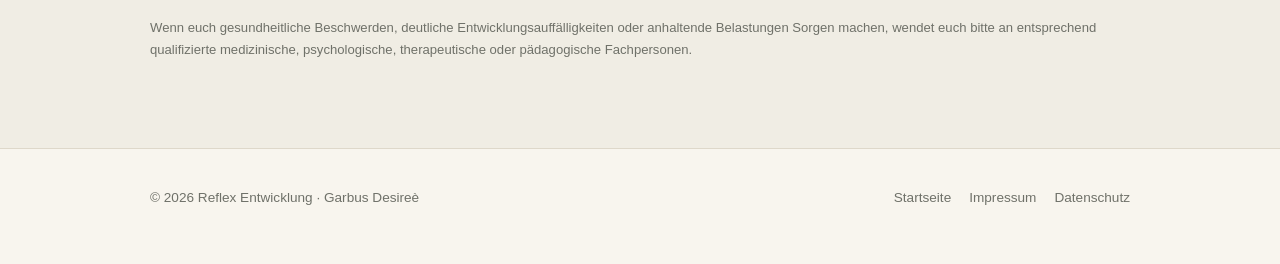
<file: selbsttest.html>
<!doctype html>
<html lang="de-AT">
<head>
<meta charset="utf-8">
<meta name="viewport" content="width=device-width,initial-scale=1">
<title>Reflexintegration Selbsttest | 2-Minuten-Orientierungscheck | Reflex Entwicklung</title>
<meta name="description" content="Kostenloser 2-Minuten-Orientierungscheck für Eltern: Beobachtungen aus Alltag, Lernen, Bewegung und Regulation einordnen – unverbindlich und ohne Diagnose.">
<meta name="robots" content="index,follow">
<link rel="canonical" href="https://reflexentwicklung.at/selbsttest.html">
<meta name="theme-color" content="#f8f5ee">
<meta property="og:type" content="website">
<meta property="og:locale" content="de_AT">
<meta property="og:site_name" content="Reflex Entwicklung">
<meta property="og:title" content="Reflexintegration Selbsttest | 2-Minuten-Orientierungscheck">
<meta property="og:description" content="10 kurze Fragen für Eltern, um Beobachtungen aus Alltag, Lernen, Bewegung und Regulation zu sortieren – kostenlos, unverbindlich und ohne Diagnose.">
<meta property="og:url" content="https://reflexentwicklung.at/selbsttest.html">
<meta property="og:image" content="https://reflexentwicklung.at/reflex_entwicklung_hauptlogo.png">
<link rel="icon" href="favicon.ico">
<style>
:root{--cream:#f8f5ee;--paper:#fffdf8;--sage:#74805d;--sage2:#9ba58a;--deep:#4d5841;--terra:#c98967;--terra2:#d8a083;--ink:#3f4239;--muted:#6f7169;--line:#ded8ca;--shadow:0 18px 50px rgba(70,70,55,.10);--radius:28px}
*{box-sizing:border-box}html{scroll-behavior:smooth}body{margin:0;background:var(--cream);color:var(--ink);font-family:Arial,Helvetica,sans-serif;line-height:1.65;-webkit-font-smoothing:antialiased}a{color:inherit}.wrap{width:min(980px,calc(100% - 36px));margin:auto}.eyebrow{font-size:.78rem;letter-spacing:.18em;text-transform:uppercase;color:var(--sage);font-weight:700}.btn{display:inline-flex;align-items:center;justify-content:center;gap:8px;border:0;border-radius:999px;padding:14px 22px;font-weight:700;text-decoration:none;cursor:pointer;font:inherit;transition:.18s ease}.btn:hover{transform:translateY(-1px)}.btn-primary{background:var(--sage);color:#fff;box-shadow:0 8px 22px rgba(116,128,93,.22)}.btn-soft{background:#fff;border:1px solid var(--line);color:var(--deep)}
header{position:sticky;top:0;z-index:40;background:rgba(248,245,238,.94);backdrop-filter:blur(14px);border-bottom:1px solid rgba(116,128,93,.12)}.nav{height:82px;display:flex;align-items:center;gap:20px}.brand{display:flex;align-items:center;gap:12px;text-decoration:none;margin-right:auto}.brand-mark{width:52px;height:52px;object-fit:contain}.brand strong{font-family:Georgia,'Times New Roman',serif;font-size:1.12rem;color:var(--deep)}.brand small{display:block;color:var(--terra);font-size:.72rem;letter-spacing:.08em;text-transform:uppercase}.home-link{text-decoration:none;color:#5c6054;font-size:.92rem}.home-link:hover{color:var(--deep)}
.hero{padding:64px 0 30px;text-align:center}.hero h1{font-family:Georgia,'Times New Roman',serif;font-size:clamp(2.6rem,6vw,4.7rem);line-height:1.04;font-weight:400;color:var(--deep);margin:14px auto 18px;max-width:900px}.hero h1 em{font-style:normal;color:var(--terra)}.hero .lead{max-width:760px;margin:0 auto;font-size:1.08rem;color:var(--muted)}.trust-row{display:flex;justify-content:center;gap:10px 24px;flex-wrap:wrap;margin:25px 0 0;font-size:.88rem;color:#5d6256}.trust-row span::before{content:'✓';color:var(--sage);font-weight:700;margin-right:7px}
.test-shell{padding:22px 0 76px}.test-card{background:var(--paper);border:1px solid rgba(116,128,93,.14);border-radius:34px;box-shadow:var(--shadow);overflow:hidden}.test-head{padding:27px 32px 18px;border-bottom:1px solid var(--line)}.progress-meta{display:flex;justify-content:space-between;gap:16px;align-items:center;font-size:.82rem;color:var(--muted);margin-bottom:10px}.progress{height:8px;background:#ebe7dd;border-radius:999px;overflow:hidden}.progress>span{display:block;height:100%;width:0;background:var(--terra);border-radius:999px;transition:width .28s ease}.test-body{padding:clamp(28px,5vw,52px)}.screen{display:none}.screen.active{display:block}.start{text-align:center;max-width:720px;margin:auto}.start h2,.result h2{font-family:Georgia,'Times New Roman',serif;font-weight:400;color:var(--deep);font-size:clamp(2rem,4vw,3rem);line-height:1.12;margin:8px 0 16px}.start p,.result p{color:var(--muted)}.start-note{margin:26px auto 30px;padding:18px 20px;border-radius:18px;background:#f2efe6;text-align:left;font-size:.92rem;color:#5f6258;max-width:680px}.start-note strong{color:var(--deep)}
.question-wrap{max-width:760px;margin:auto}.question-number{font-size:.76rem;letter-spacing:.16em;text-transform:uppercase;color:var(--terra);font-weight:700}.question-wrap h2{font-family:Georgia,'Times New Roman',serif;font-weight:400;color:var(--deep);font-size:clamp(1.65rem,4vw,2.55rem);line-height:1.16;margin:10px 0 28px}.answers{display:grid;gap:12px}.answer{width:100%;border:1px solid var(--line);background:#fff;border-radius:18px;padding:18px 20px;display:flex;align-items:center;gap:14px;text-align:left;color:var(--ink);cursor:pointer;font:inherit;transition:.18s ease}.answer:hover,.answer:focus-visible{border-color:var(--sage2);background:#f6f7f2;outline:none;transform:translateY(-1px)}.answer-dot{width:20px;height:20px;border:2px solid var(--sage2);border-radius:50%;flex:0 0 auto;display:grid;place-items:center}.answer:hover .answer-dot::after{content:'';width:8px;height:8px;background:var(--sage);border-radius:50%}.test-nav{display:flex;justify-content:flex-start;margin-top:26px}.back-btn{border:0;background:transparent;color:var(--muted);cursor:pointer;font:inherit;padding:8px 0}.back-btn:hover{color:var(--deep)}
.result{max-width:780px;margin:auto}.result-badge{display:inline-flex;padding:7px 12px;border-radius:999px;background:#edf0e8;color:var(--sage);font-size:.77rem;font-weight:700;letter-spacing:.06em;text-transform:uppercase}.result-box{margin:26px 0;padding:22px 24px;border-radius:22px;background:#f2efe6;border-left:4px solid var(--terra)}.result-box strong{color:var(--deep)}.result-actions{display:flex;gap:12px;flex-wrap:wrap;margin:26px 0 38px}.lead-card{background:linear-gradient(135deg,#f0ede4,#fffaf2);border:1px solid rgba(116,128,93,.17);border-radius:28px;padding:clamp(24px,5vw,34px);margin-top:22px}.lead-card h3{font-family:Georgia,'Times New Roman',serif;font-size:1.65rem;font-weight:400;color:var(--deep);margin:4px 0 8px}.lead-card p{margin-top:0}.guide-list{display:grid;gap:8px;margin:18px 0 22px;padding:0;list-style:none}.guide-list li::before{content:'✓';color:var(--sage);font-weight:700;margin-right:9px}.email-form{display:grid;gap:12px}.form-row{display:grid;grid-template-columns:.8fr 1.2fr;gap:12px}.field label{display:block;font-size:.82rem;font-weight:700;color:var(--deep);margin-bottom:5px}.field input{width:100%;border:1px solid #d8d3c7;border-radius:14px;background:#fff;padding:14px 15px;font:inherit;color:var(--ink)}.field input:focus{outline:2px solid rgba(116,128,93,.20);border-color:var(--sage)}.check{display:flex;align-items:flex-start;gap:10px;font-size:.8rem;color:var(--muted);line-height:1.45}.check input{margin-top:4px;flex:0 0 auto}.check a{color:var(--deep)}.micro{font-size:.77rem;color:#7c7f75;margin:2px 0 0}.no-store{display:flex;gap:9px;align-items:flex-start;margin-top:16px;font-size:.82rem;color:#6b6e65}.no-store b{color:var(--sage)}
.info{padding:74px 0;background:#f0ede4}.info-grid{display:grid;grid-template-columns:1fr 1fr;gap:24px}.info-card{background:var(--paper);border:1px solid var(--line);border-radius:26px;padding:28px}.info-card h3{font-family:Georgia,'Times New Roman',serif;font-size:1.4rem;font-weight:400;color:var(--deep);margin:0 0 9px}.info-card p{color:var(--muted);margin:0}.disclaimer{margin-top:22px;font-size:.82rem;color:var(--muted)}
footer{padding:38px 0 55px;border-top:1px solid var(--line);font-size:.85rem;color:var(--muted)}.footer-grid{display:flex;justify-content:space-between;gap:30px;align-items:center}.footer-links{display:flex;gap:18px;flex-wrap:wrap}.footer-links a{text-decoration:none}
@media(max-width:700px){.wrap{width:min(100% - 26px,980px)}.nav{height:70px}.brand-mark{width:44px;height:44px}.brand small{display:none}.home-link{font-size:.84rem}.hero{padding-top:42px}.test-card{border-radius:26px}.test-head{padding:22px 22px 15px}.test-body{padding:28px 20px}.form-row,.info-grid{grid-template-columns:1fr}.answer{padding:16px}.footer-grid{display:block}.footer-links{margin-top:14px}.result-actions .btn{width:100%}}
</style>
</head>
<body>
<header>
  <div class="wrap nav">
    <a class="brand" href="index.html" aria-label="Zur Startseite von Reflex Entwicklung">
      <img class="brand-mark" src="reflex_entwicklung_hauptlogo.png" alt="Reflex Entwicklung">
      <div><strong>Reflex Entwicklung</strong><small>Verstehen und Fördern</small></div>
    </a>
    <a class="home-link" href="index.html">← Zur Startseite</a>
  </div>
</header>

<main>
<section class="hero">
  <div class="wrap">
    <div class="eyebrow">Kostenlos · ca. 2 Minuten</div>
    <h1>Was fällt euch im Alltag mit eurem Kind <em>immer wieder auf?</em></h1>
    <p class="lead">Ich habe diesen kurzen Orientierungscheck für euch zusammengestellt, damit ihr typische Beobachtungen aus eurem Familienalltag einmal in Ruhe sortieren könnt. Direkt im Anschluss bekommt ihr von mir eine unverbindliche Einordnung.</p>
    <div class="trust-row"><span>10 kurze Fragen</span><span>Ergebnis sofort</span><span>Keine Diagnose</span><span>Antworten werden nicht gespeichert</span></div>
  </div>
</section>

<section class="test-shell" id="test">
  <div class="wrap">
    <div class="test-card">
      <div class="test-head">
        <div class="progress-meta"><span id="progressLabel">Bereit?</span><span id="progressPercent">0 %</span></div>
        <div class="progress" aria-hidden="true"><span id="progressBar"></span></div>
      </div>
      <div class="test-body">
        <section class="screen start active" id="startScreen">
          <div class="eyebrow">Orientierungscheck</div>
          <h2>Schaut einfach auf das, was euch im Alltag auffällt.</h2>
          <p>Ich stelle euch zehn kurze Fragen. Es gibt dabei kein richtig oder falsch – wählt einfach die Antwort, die am ehesten zu dem passt, was ihr bei eurem Kind beobachtet.</p>
          <div class="start-note"><strong>Mir ist wichtig:</strong> Dieser Check ist keine Diagnose und kann auch nicht feststellen, ob bestimmte frühkindliche Reflexe noch aktiv sind. Viele Beobachtungen können ganz unterschiedliche Ursachen haben. Der Test soll euch lediglich helfen, euren Alltag etwas bewusster zu betrachten.</div>
          <button class="btn btn-primary" id="startBtn" type="button">Jetzt starten →</button>
        </section>

        <section class="screen" id="questionScreen" aria-live="polite">
          <div class="question-wrap">
            <div class="question-number" id="questionNumber">Frage 1 von 10</div>
            <h2 id="questionText"></h2>
            <div class="answers" id="answers"></div>
            <div class="test-nav"><button class="back-btn" id="backBtn" type="button">← Eine Frage zurück</button></div>
          </div>
        </section>

        <section class="screen result" id="resultScreen" aria-live="polite">
          <span class="result-badge">Meine Einordnung für euch</span>
          <h2 id="resultTitle"></h2>
          <div class="result-box" id="resultText"></div>
          <p>Für mich ist dabei nicht die Punktzahl entscheidend. Viel wichtiger ist, ob bestimmte Situationen immer wieder auftreten und euer Kind oder euren Familienalltag beschäftigen. Wenn ihr möchtet, könnt ihr mir eure Beobachtungen in einem kostenlosen Erstgespräch ganz in Ruhe schildern.</p>
          <div class="result-actions">
            <a class="btn btn-primary" href="index.html#kontakt">Kostenloses Erstgespräch anfragen</a>
            <button class="btn btn-soft" id="restartBtn" type="button">Test wiederholen</button>
          </div>

          <div class="lead-card" id="guide">
            <div class="eyebrow">Kostenlos für Eltern</div>
            <h3>5 Beobachtungsimpulse für euren Alltag</h3>
            <p>Wenn ihr möchtet, schicke ich euch meinen kurzen Eltern-Leitfaden per E-Mail. Darin findet ihr fünf einfache Beobachtungsimpulse, mit denen ihr euren Alltag noch ein wenig bewusster anschauen könnt – ganz ohne Druck und ohne euer Kind ständig zu analysieren.</p>
            <ul class="guide-list">
              <li>leicht verständlich und ohne Fachsprache</li>
              <li>ruhig beobachten statt vorschnell bewerten</li>
              <li>praktische Impulse für euren Familienalltag</li>
            </ul>
            <form class="email-form" action="https://script.google.com/macros/s/AKfycbxbOfpRRtz6AyIQ8wD4BHv6RDlHi7KqEMQ2zpyxgbjlUISQ6rxfcKvbM747S6qMtnA3/exec" method="POST" id="guideForm" target="guideMailFrame">
              <input type="hidden" name="started_at" id="startedAt" value="">
              <div aria-hidden="true" style="position:absolute;left:-9999px;width:1px;height:1px;overflow:hidden">
                <label>Website <input type="text" name="website" tabindex="-1" autocomplete="off"></label>
              </div>
              <div class="form-row">
                <div class="field"><label for="firstname">Vorname – optional</label><input id="firstname" name="firstname" autocomplete="given-name"></div>
                <div class="field"><label for="email">E-Mail-Adresse *</label><input id="email" name="email" type="email" required autocomplete="email"></div>
              </div>
              <label class="check"><input type="checkbox" name="consent" value="yes" required><span>Ich möchte den Eltern-Leitfaden per E-Mail erhalten und stimme der dafür erforderlichen Verarbeitung meiner E-Mail-Adresse zu. Die <a href="datenschutzerklaerung.html" target="_blank" rel="noopener">Datenschutzerklärung</a> habe ich gelesen.</span></label>
              <label class="check"><input type="checkbox" name="contact_ok" value="yes"><span>Optional: Desireè darf mich zusätzlich persönlich per E-Mail kontaktieren. Meine Antworten und mein Testergebnis werden auch dabei nicht übertragen.</span></label>
              <button class="btn btn-primary" type="submit">Eltern-Leitfaden kostenlos senden</button>
              <p class="micro">Keine Newsletter-Anmeldung. Keine Testantworten werden mitgesendet. Die E-Mail kommt direkt von Reflex Entwicklung.</p>
            </form>
            <iframe name="guideMailFrame" id="guideMailFrame" title="Mailversand" style="display:none"></iframe>
            <div class="no-store"><b>✓</b><span>Eure Antworten auf die zehn Fragen und die daraus errechnete Einordnung bleiben auf eurem Gerät im Browser. Ich bekomme diese Angaben nicht übermittelt und speichere sie auch nicht.</span></div>
          </div>
        </section>
      </div>
    </div>
  </div>
</section>

<section class="info">
  <div class="wrap">
    <div class="info-grid">
      <article class="info-card"><h3>Wobei euch der Check helfen kann</h3><p>Ich möchte euch damit helfen, wiederkehrende Beobachtungen etwas besser zu sortieren und ein Gefühl dafür zu bekommen, ob ihr ein Thema gerne einmal genauer anschauen möchtet.</p></article>
      <article class="info-card"><h3>Was mir dabei wichtig ist</h3><p>Der Check ersetzt keine Diagnose oder fachliche Abklärung. Ich teste damit keine einzelnen Reflexe und kann daraus auch keine Ursache für Konzentrations-, Lern-, Verhaltens- oder Bewegungsauffälligkeiten ableiten.</p></article>
    </div>
    <p class="disclaimer">Wenn euch gesundheitliche Beschwerden, deutliche Entwicklungsauffälligkeiten oder anhaltende Belastungen Sorgen machen, wendet euch bitte an entsprechend qualifizierte medizinische, psychologische, therapeutische oder pädagogische Fachpersonen.</p>
  </div>
</section>
</main>

<footer><div class="wrap footer-grid"><div>© 2026 Reflex Entwicklung · Garbus Desireè</div><div class="footer-links"><a href="index.html">Startseite</a><a href="impressum.html">Impressum</a><a href="datenschutzerklaerung.html">Datenschutz</a></div></div></footer>

<script>
const questions=[
  'Fällt es eurem Kind schwer, über längere Zeit ruhig zu sitzen?',
  'Habt ihr das Gefühl, dass euer Kind beim Lesen, Schreiben, Malen oder bei konzentrierten Aufgaben besonders schnell ermüdet?',
  'Wirken neue Bewegungsabläufe oder Bewegungsaufgaben bei eurem Kind manchmal ungewohnt mühsam oder unkoordiniert?',
  'Kosten feinmotorische Tätigkeiten wie Schneiden, Malen, Basteln oder Schreiben euer Kind auffallend viel Kraft?',
  'Reagiert euer Kind auf unerwartete Geräusche, Berührungen oder Situationen manchmal besonders stark?',
  'Habt ihr den Eindruck, dass neue, unübersichtliche oder sehr reizreiche Situationen euer Kind schnell anspannen oder überfordern?',
  'Sucht euer Kind sehr viel Bewegung oder fällt es ihm schwer, nach Bewegung wieder zur Ruhe zu kommen?',
  'Wirken Balance, Ballspiele, Radfahren, Treppensteigen oder ähnliche Bewegungsaufgaben anstrengender, als ihr es erwarten würdet?',
  'Wechselt euer Kind beim Sitzen oder Arbeiten häufig die Position, stützt den Kopf ab oder rutscht stark zusammen?',
  'Habt ihr immer wieder das Gefühl, dass gewöhnliche Alltags- oder Lernanforderungen euer Kind ungewöhnlich viel Energie kosten?'
];
const options=[
  {label:'Trifft eher nicht zu',value:0},
  {label:'Kommt manchmal vor',value:1},
  {label:'Trifft häufig zu',value:2}
];
let index=0;
let answers=[];
const startScreen=document.getElementById('startScreen');
const questionScreen=document.getElementById('questionScreen');
const resultScreen=document.getElementById('resultScreen');
const startBtn=document.getElementById('startBtn');
const backBtn=document.getElementById('backBtn');
const restartBtn=document.getElementById('restartBtn');
const questionNumber=document.getElementById('questionNumber');
const questionText=document.getElementById('questionText');
const answersEl=document.getElementById('answers');
const progressLabel=document.getElementById('progressLabel');
const progressPercent=document.getElementById('progressPercent');
const progressBar=document.getElementById('progressBar');

function showScreen(target){[startScreen,questionScreen,resultScreen].forEach(s=>s.classList.remove('active'));target.classList.add('active');}
function updateProgress(done){const pct=Math.round((done/questions.length)*100);progressBar.style.width=pct+'%';progressPercent.textContent=pct+' %';progressLabel.textContent=done===0?'Bereit?':done>=questions.length?'Geschafft':'Frage '+(done+1)+' von '+questions.length;}
function renderQuestion(){showScreen(questionScreen);questionNumber.textContent='Frage '+(index+1)+' von '+questions.length;questionText.textContent=questions[index];answersEl.innerHTML='';options.forEach(opt=>{const btn=document.createElement('button');btn.type='button';btn.className='answer';btn.innerHTML='<span class="answer-dot" aria-hidden="true"></span><span>'+opt.label+'</span>';btn.addEventListener('click',()=>selectAnswer(opt.value));answersEl.appendChild(btn)});backBtn.style.visibility=index===0?'hidden':'visible';updateProgress(index);window.scrollTo({top:Math.max(0,document.getElementById('test').offsetTop-70),behavior:'smooth'});}
function selectAnswer(value){answers[index]=value;if(index<questions.length-1){index++;renderQuestion();}else{showResult();}}
function showResult(){updateProgress(questions.length);showScreen(resultScreen);const score=answers.reduce((sum,v)=>sum+(Number.isFinite(v)?v:0),0);let title,html;if(score<=5){title='Bei euch zeigen sich aktuell eher wenige der abgefragten Situationen.';html='<strong>Das wirkt in diesem kurzen Check zunächst eher unauffällig.</strong> Nur wenige der genannten Beobachtungen kommen bei euch häufiger vor. Trotzdem gilt: Wenn euch etwas an eurem Kind beschäftigt, ist eure eigene Wahrnehmung wichtiger als jede Punktzahl. Ihr dürft euch natürlich auch dann gerne bei mir melden.';}else if(score<=12){title='Einige Beobachtungen scheinen bei euch immer wieder vorzukommen.';html='<strong>Hier würde ich etwas genauer hinschauen.</strong> Mehrere Situationen habt ihr mit „manchmal“ oder „häufig“ beantwortet. Das kann ganz unterschiedliche Gründe haben. Wenn ihr merkt, dass diese Themen euer Kind oder euren Familienalltag belasten, können wir eure Beobachtungen in einem kostenlosen Erstgespräch gemeinsam sortieren.';}else{title='Mehrere der genannten Situationen scheinen euren Alltag häufiger zu begleiten.';html='<strong>Ich würde eure Beobachtungen gerne einmal gemeinsam mit euch anschauen.</strong> Viele der abgefragten Situationen kommen laut euren Antworten häufiger vor. Daraus kann ich weder eine Ursache noch bestimmte aktive Reflexmuster ableiten. Es kann aber sinnvoll sein, genauer hinzuschauen, was euch konkret auffällt und welche nächsten Schritte für euch passend sein könnten.';}document.getElementById('resultTitle').textContent=title;document.getElementById('resultText').innerHTML=html;window.scrollTo({top:Math.max(0,document.getElementById('test').offsetTop-70),behavior:'smooth'});}
startBtn.addEventListener('click',()=>{index=0;answers=[];renderQuestion();});
backBtn.addEventListener('click',()=>{if(index>0){index--;renderQuestion();}});
restartBtn.addEventListener('click',()=>{index=0;answers=[];showScreen(startScreen);updateProgress(0);window.scrollTo({top:Math.max(0,document.getElementById('test').offsetTop-70),behavior:'smooth'});});
updateProgress(0);
</script>
<script>
(function(){
  const form = document.getElementById('guideForm');
  const frame = document.getElementById('guideMailFrame');
  const startedAt = document.getElementById('startedAt');
  let submitted = false;

  if (startedAt) startedAt.value = String(Date.now());

  form.addEventListener('submit', function(){
    submitted = true;
    const btn = form.querySelector('button[type="submit"]');
    if (btn) {
      btn.disabled = true;
      btn.textContent = 'Leitfaden wird versendet …';
    }
  });

  frame.addEventListener('load', function(){
    if (!submitted) return;
    window.location.href = 'https://reflexentwicklung.at/selbsttest-danke.html';
  });
})();
</script>
</body>
</html>
</file>
<file: assets/style.css>
:root{--cream:#f8f5ee;--paper:#fffdf8;--sage:#74805d;--deep:#4d5841;--terra:#c98967;--ink:#3f4239;--muted:#6f7169;--line:#ded8ca;--shadow:0 18px 50px rgba(70,70,55,.10)}
*{box-sizing:border-box}html{scroll-behavior:smooth}body{margin:0;background:var(--cream);color:var(--ink);font-family:Arial,Helvetica,sans-serif;line-height:1.7;-webkit-font-smoothing:antialiased}a{color:var(--deep)}.wrap{width:min(920px,calc(100% - 32px));margin:auto}.legal{padding:42px 0 72px}.legal-box{background:var(--paper);border:1px solid var(--line);border-radius:28px;padding:clamp(26px,5vw,52px);box-shadow:var(--shadow)}.back{display:inline-flex;margin-bottom:28px;text-decoration:none;font-weight:700;color:var(--sage)}h1,h2{font-family:Georgia,'Times New Roman',serif;color:var(--deep);font-weight:400;line-height:1.18}h1{font-size:clamp(2.5rem,6vw,4rem);margin:0 0 30px}h2{font-size:1.45rem;margin:34px 0 10px}p,li{color:#5f6258}code{background:#f0ede4;border-radius:6px;padding:2px 5px}.note{margin:25px 0;padding:17px 19px;background:#f2efe6;border-left:4px solid var(--terra);border-radius:0 16px 16px 0}.footer-legal{margin-top:40px;padding-top:22px;border-top:1px solid var(--line);display:flex;gap:18px;flex-wrap:wrap;font-size:.9rem}@media(max-width:600px){.legal{padding-top:20px}.legal-box{border-radius:22px}}
</file>
